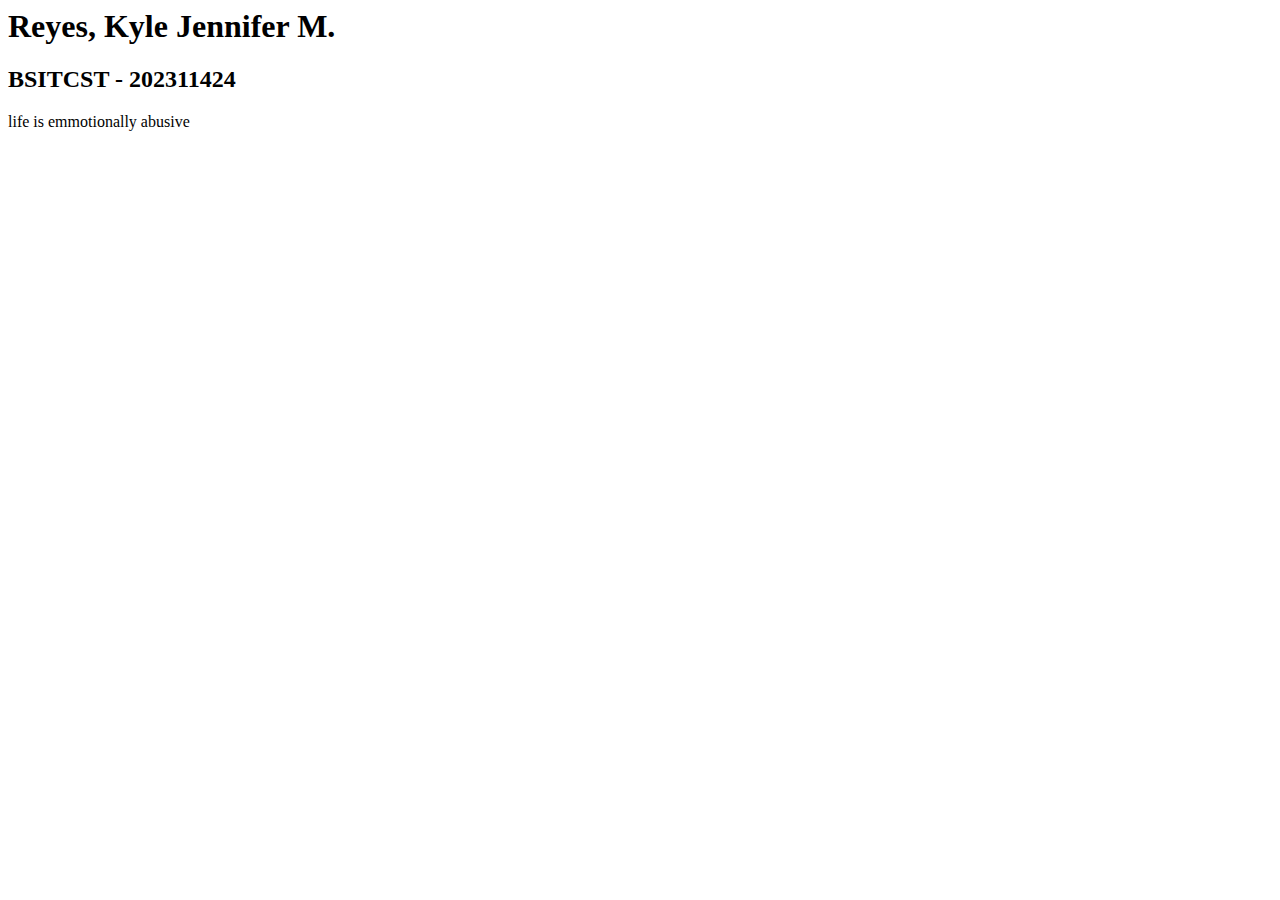
<file: index.html>
<html lang="en">
  <head>
    <title>IT0043 - TC01</title>
  </head>
  <body> 
    <h1>Reyes, Kyle Jennifer M.</h1>
    <h2>BSITCST - 202311424</h2>
    <P>life is emmotionally abusive</P>
  </body>
</html>
</file>
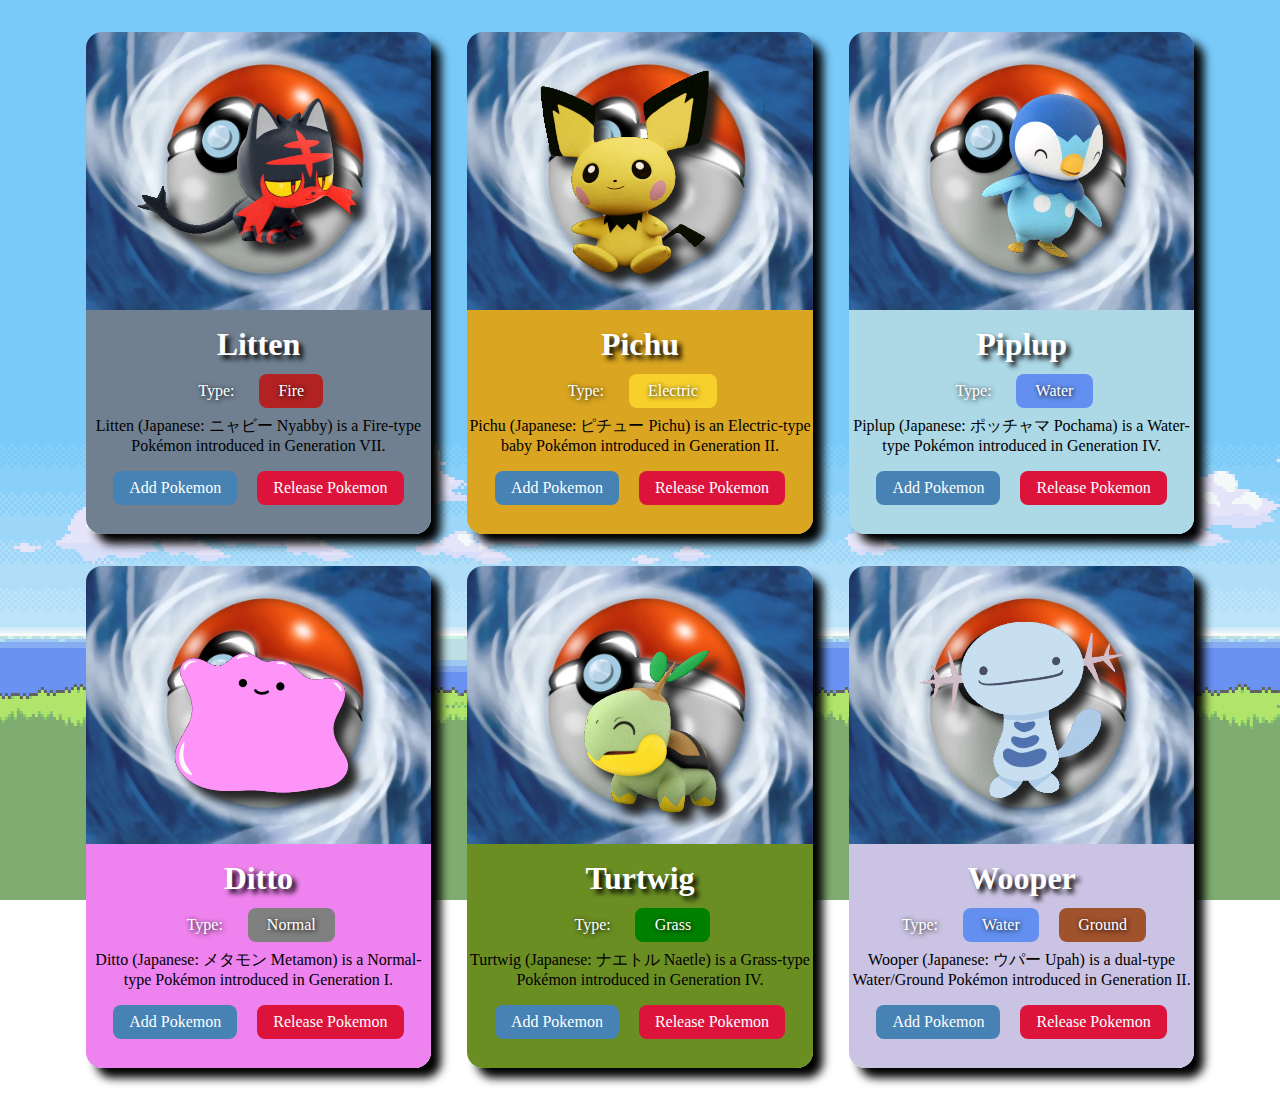
<file: jose_reyes_tsa4.html>
<!DOCTYPE html>
<html lang="en">
<head>
    <meta charset="UTF-8">
    <meta name="viewport" content="width=device-width, initial-scale=1.0">
    <link rel="stylesheet" href="jose_reyes_tsa4.css">

    <title>Pokemon Cards</title>

</head>
<body>
    <div class="container">
        
        <!--CARD 1-->
        <div class="card">
            <div class="image">
                <img src ="eepy.gif" alt="litten" >
            </div>

            <div class="details pink">
                <h1 class="name">Litten</h1>
                <p class="type">Type:</p>
                <p class="type1 fire">Fire</p>
                <p class="info">Litten (Japanese: ニャビー Nyabby) is a Fire-type Pokémon introduced in Generation VII. 
                    </p> 
            <div class="buttons">
                    <button class="add">Add Pokemon</button>
                    <button class="release">Release Pokemon</button>
                </div>
            </div>
                
            </div>
            

        <!--CARD 2-->
        <div class="card">
            <div class="image">
                <img src="pichu.gif" alt="pichu">
            </div>

            <div class="details lightyellow">
                <h1 class="name">Pichu</h1>
                <p class="type">Type:</p>
                <p class="type1 electric">Electric</p>
                <p class="info">Pichu (Japanese: ピチュー Pichu) is an Electric-type baby Pokémon introduced in Generation II. 
                    
                </p>
            <div class="buttons">
                    <button class="add">Add Pokemon</button>
                    <button class="release">Release Pokemon</button>
                </div>
            </div>
                
            </div>

        <!--CARD 3-->
        <div class="card">
            <div class="image">
                <img src="piplup1.gif" alt="piplup">
            </div>

            <div class="details lightblue">
                <h1 class="name">Piplup</h1>
                <p class="type">Type:</p>
                <p class="type1 water">Water</p>
                <p class="info">Piplup (Japanese: ポッチャマ Pochama) is a Water-type Pokémon introduced in Generation IV. 
                    
                </p>  
            <div class="buttons">
                    <button class="add">Add Pokemon</button>
                    <button class="release">Release Pokemon</button>
                </div>
            </div>
                
            </div>
        
        <!--CARD 4-->
        <div class="card">
            <div class="image">
                <img src="ditto.gif" alt="ditto">
            </div>

            <div class="details pinkpurple">
                <h1 class="name">Ditto</h1>
                <p class="type">Type:</p>
                <p class="type1 normal">Normal</p>
                <p class="info">Ditto (Japanese: メタモン Metamon) is a Normal-type Pokémon introduced in Generation I. 
                  
                </p>
            <div class="buttons">
                    <button class="add">Add Pokemon</button>
                    <button class="release">Release Pokemon</button>
                </div>
            </div>
                
            </div>

        <!--CARD 5-->
        <div class="card">
            <div class="image">
                <img src="turtwig.gif" alt="turtwig">
            </div>

            <div class="details lightgreen">
                <h1 class="name">Turtwig</h1>
                <p class="type">Type:</p>
                <p class="type1 grass">Grass</p>
                <p class="info">Turtwig (Japanese: ナエトル Naetle) is a Grass-type Pokémon introduced in Generation IV. 
                </p>
                <div class="buttons">
                    <button class="add">Add Pokemon</button>
                    <button class="release">Release Pokemon</button>
                </div>
            </div>
                
            </div>

        <!--CARD 6-->
        <div class="card">
            <div class="image">
                <img src="wooper1.gif" alt="wooper">
            </div>

            <div class="details lightpurple">
                <h1 class="name">Wooper</h1>
                <p class="type">Type:</p>
                <p class="type1 water">Water</p>
                <p class="type2 ground">Ground</p>
                <p class="info">Wooper (Japanese: ウパー Upah) is a dual-type Water/Ground Pokémon introduced in Generation II. 
            <div class="buttons">
                <button class="add">Add Pokemon</button>
                <button class="release">Release Pokemon</button>
            </div>
            
        </div>
    </div>
</div>
</body>
</html>
</file>
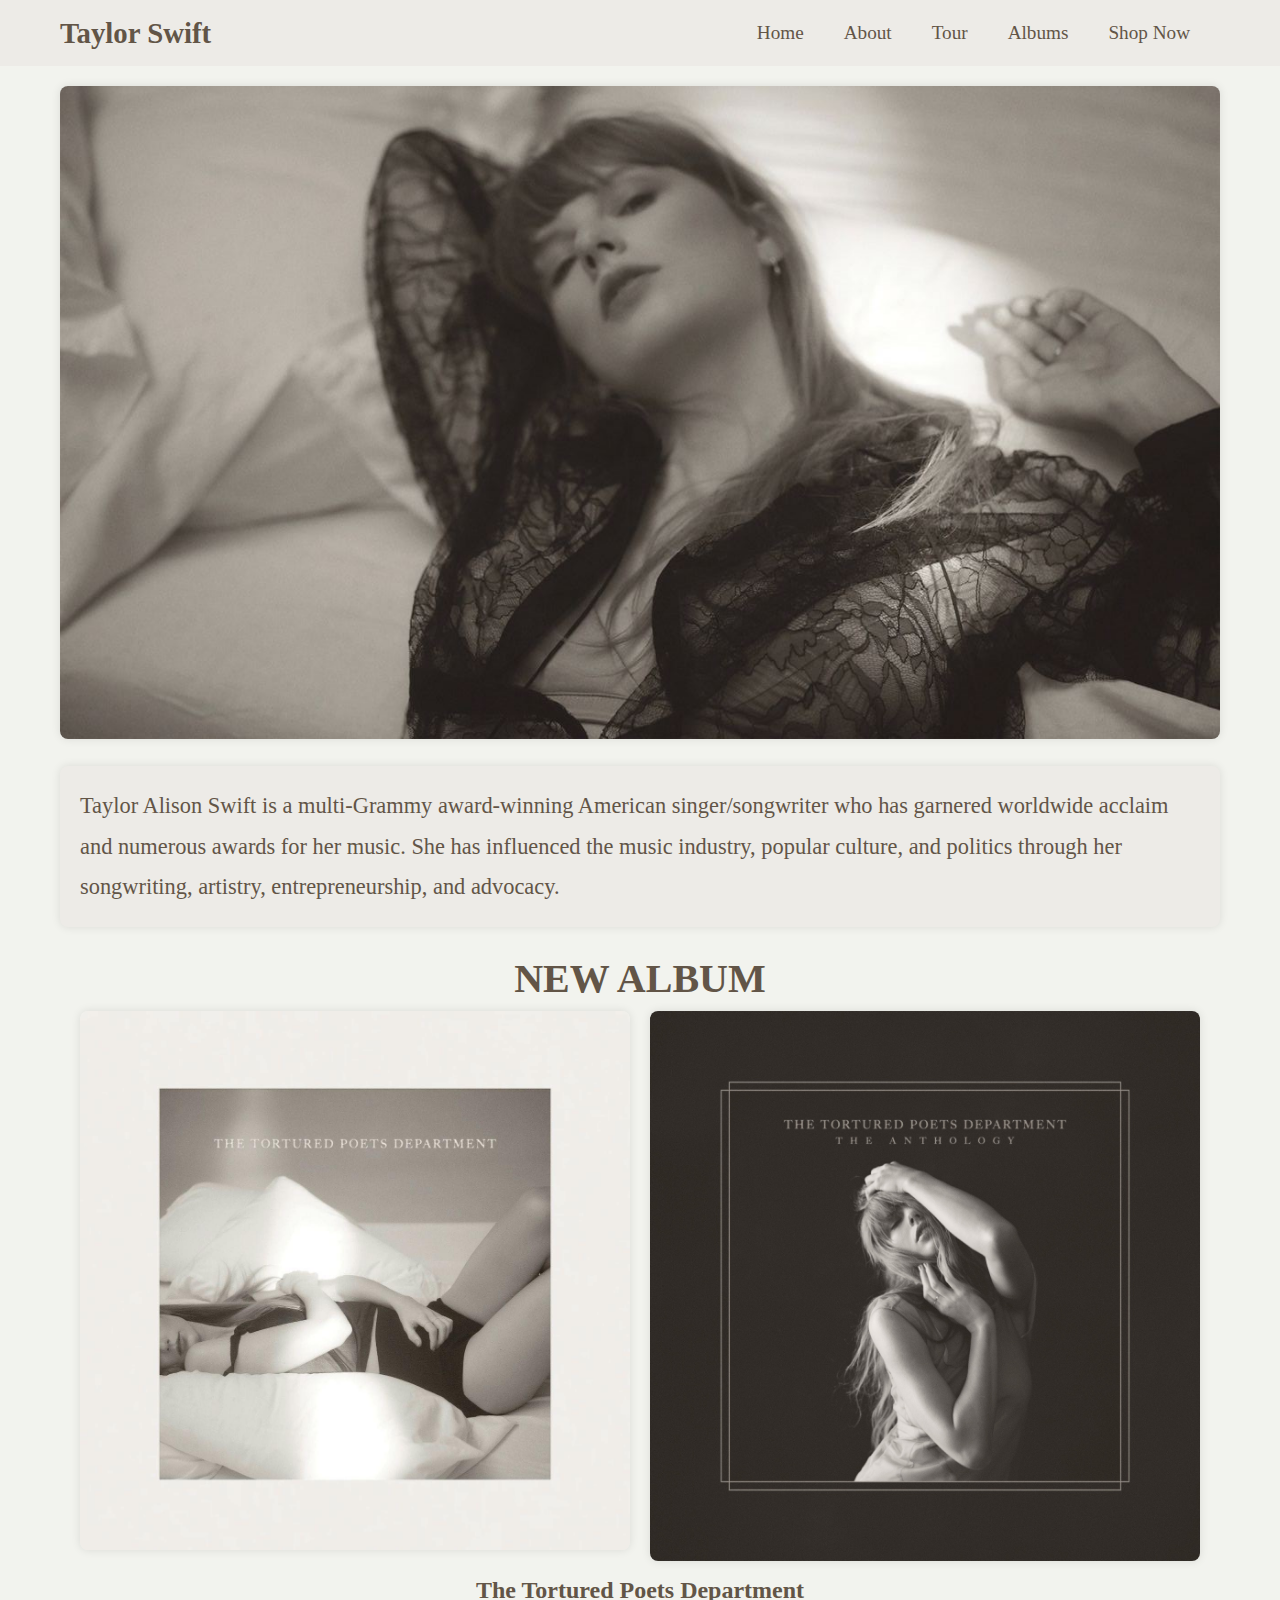
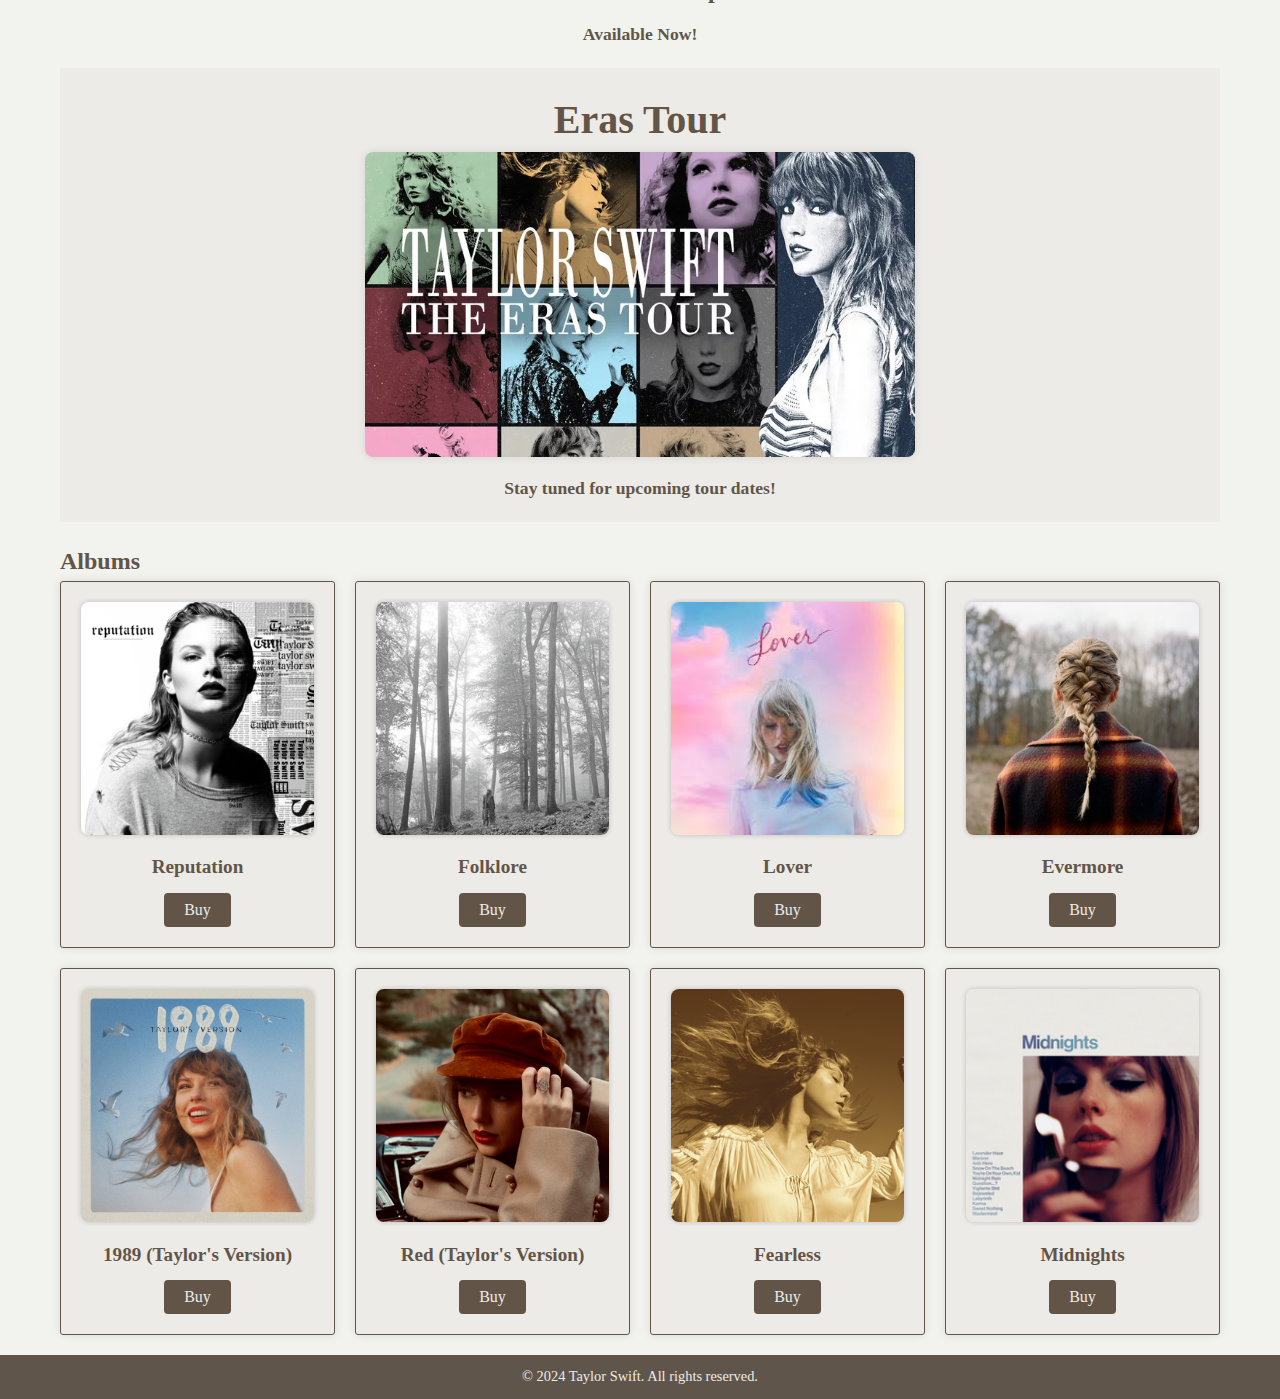
<file: Jose_Reyes_TSA6.html>
<!DOCTYPE html>
<html lang="en">
<head>
    <meta charset="UTF-8">
    <meta name="viewport" content="width=device-width, initial-scale=1.0">
    <link rel="stylesheet" href="Jose_Reyes_TSA6.css">
    <title>Taylor Swift</title>
</head>
<body>
    <nav class="Navigation">
        <div class="container">
            <h1 class="Logo">Taylor Swift</h1>
            <ul class="lists">
                <li><a href="#home">Home</a></li>
                <li><a href="#about">About</a></li>
                <li><a href="#tour">Tour</a></li>
                <li><a href="#albums">Albums</a></li>
                <li><a href="#albums">Shop Now</a></li>
            </ul>
        </div>
    </nav>
    
    <main>
        <div class="container">
            <div id="home" class="main-picture">
                <img src="ttpd.jpg" alt="ttpd">
            </div>

            <div id="about" class="preview">
                <div class="article">
                    <h2>Taylor Alison Swift is a multi-Grammy award-winning American singer/songwriter who has garnered worldwide acclaim and numerous awards for her music. 
                    She has influenced the music industry, popular culture, and politics through her songwriting, artistry, entrepreneurship, and advocacy.</h2>
                </div>
            </div>

            <div class="ttpd">
                <h3 class="album-header">NEW ALBUM</h3>
                <div class="album-images">
                    <img src="poets.jpg" alt="poets"> 
                    <img src="ant.jpg" alt="anthology">
                </div>
                <h3 class="album-title">The Tortured Poets Department</h3>
                <h3 class="avail">Available Now!</h3>
            </div>

            <div id="tour" class="tour">
                <h3 class="album-header">Eras Tour</h3>
                <img src="era.png" alt="era">
                <h3 class="avail">Stay tuned for upcoming tour dates!</h3>
            </div>

            <div id="albums" class="albums">
                <h2>Albums</h2>
                <div class="album-container">
                
                    <div class="album">
                        <img src="Reputation.png" alt="Reputation">
                        <h3>Reputation</h3>
                        <a href=https://www.amazon.com/reputation-Taylor-Swift/dp/B0754BBDF1 class="buy-link">
                            <button>Buy</button>
                        </a>
                    </div>
                    <div class="album">
                        <img src="folklore.png" alt="Folklore">
                        <h3>Folklore</h3>
                        <a href=https://store.taylorswift.com/collections/folklore-album-shop/products/1-the-in-the-trees-edition-deluxe-cdclass="buy-link">
                            <button>Buy</button>
                        </a>
                    </div>
                    <div class="album">
                        <img src="lover.jfif" alt="Lover">
                        <h3>Lover</h3>
                        <a href=https://store.taylorswift.com/collections/lover-album-shop/products/lover-standard-edition-physical-cd class="buy-link">
                            <button>Buy</button>
                        </a>
                    </div>
                    <div class="album">
                        <img src="evermore.png" alt="Evermore">
                        <h3>Evermore</h3>
                        <a href=https://store.taylorswift.com/collections/taylor-swift-evermore-album-shop/products/evermore-album-deluxe-edition-cd-clean-version class="buy-link">
                            <button>Buy</button>
                        </a>
                    </div>
                    <div class="album">
                        <img src="1989.jfif" alt="1989">
                        <h3>1989 (Taylor's Version)</h3>
                        <a href=https://store.taylorswift.com/collections/1989-taylors-version-shop/products/1989-taylors-version-cd class="buy-link">
                            <button>Buy</button>
                        </a>
                    </div>
                    <div class="album">
                        <img src="red.png" alt="Red">
                        <h3>Red (Taylor's Version)</h3>
                        <a href=https://store.taylorswift.com/collections/red-taylors-version-shop/products/red-taylors-version-cd class="buy-link">
                            <button>Buy</button>
                        </a>
                    </div>
                    <div class="album">
                        <img src="fearless.png" alt="Fearless">
                        <h3>Fearless</h3>
                        <a href="https://example.com/fearless" class="buy-link">
                            <button>Buy</button>
                        </a>
                    </div>
                    <div class="album">
                        <img src="midnights.png" alt="Midnights">
                        <h3>Midnights</h3>
                        <a href=https://storeau.taylorswift.com/collections/taylor-swift-midnights-album-shop/products/midnights-digital-album class="buy-link">
                            <button>Buy</button>
                        </a>
                    </div>
                </div>
            </div>
            
        </div>
    </main>

    <footer class="Footer">
        <div class="container">
            <p>&copy; 2024 Taylor Swift. All rights reserved.</p>
        </div>
    </footer>
</body>
</html>
</file>
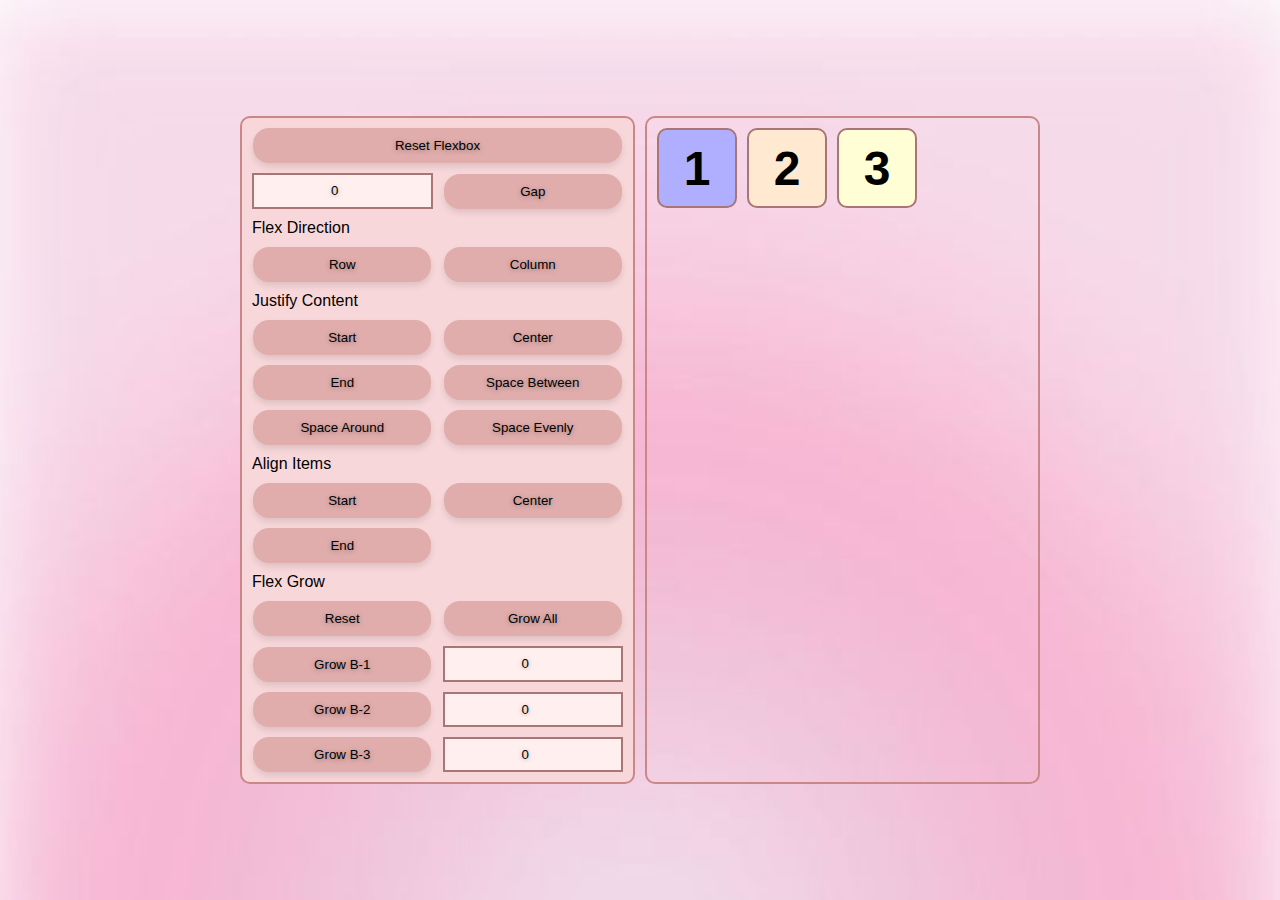
<file: Jose_Reyes_TSA7.html>
<!DOCTYPE html>
<html lang="en">
<head>
    <meta charset="UTF-8">
    <meta name="viewport" content="width=device-width, initial-scale=1.0">
    <title>FlexBox Simulator</title>
    <link rel="stylesheet" href="Jose_Reyes_TSA7.css">
</head>
<body>
    <div class="grid-wrapper">
        <div class="control-panel">
            <button class="btns" onclick="resetFlexbox()" style="grid-column: 1/3;">Reset Flexbox</button>
            <input type="number" name="" id="spacing" class="values" min="0" value="0">
            <button class="btns" onclick="setGap()">Gap</button>
          
            <div style="grid-column: 1/3;">Flex Direction</div>
            <button class="btns" onclick="setDirection(1)">Row</button>
            <button class="btns" onclick="setDirection(2)">Column</button>

            <div style="grid-column: 1/3;">Justify Content</div>
            <button class="btns" onclick="setJustifyContent(1)">Start</button>
            <button class="btns" onclick="setJustifyContent(2)">Center</button>
            <button class="btns" onclick="setJustifyContent(3)">End</button>
            <button class="btns" onclick="setJustifyContent(4)">Space Between</button>
            <button class="btns" onclick="setJustifyContent(5)">Space Around</button>
            <button class="btns" onclick="setJustifyContent(6)">Space Evenly</button>

            <div style="grid-column: 1/3;">Align Items</div>
            <button class="btns" onclick="setAlignItems(1)">Start</button>
            <button class="btns" onclick="setAlignItems(2)">Center</button>
            <button class="btns" onclick="setAlignItems(3)">End</button>
            <div></div>

            <div style="grid-column: 1/3;">Flex Grow</div>
            <button class="btns" onclick="setGrow(0)">Reset</button>
            <button class="btns" onclick="setGrow(4)">Grow All</button>
            <button class="btns" onclick="setGrow(1)">Grow B-1</button>
            <input type="number" name="" id="grow1" class="values" min="0" value="0">
            <button class="btns" onclick="setGrow(2)">Grow B-2</button>
            <input type="number" name="" id="grow2" class="values" min="0" value="0">
            <button class="btns" onclick="setGrow(3)">Grow B-3</button>
            <input type="number" name="" id="grow3" class="values" min="0" value="0">
        </div>

        <div class="flex-wrapper" id="flex-wrapper">
            <div class="item-box" id="item1">1</div>
            <div class="item-box" id="item2">2</div>
            <div class="item-box" id="item3">3</div>
        </div>
    </div>

    <script src="Jose_Reyes_TSA7.js"></script>
</body>
</html>
</file>
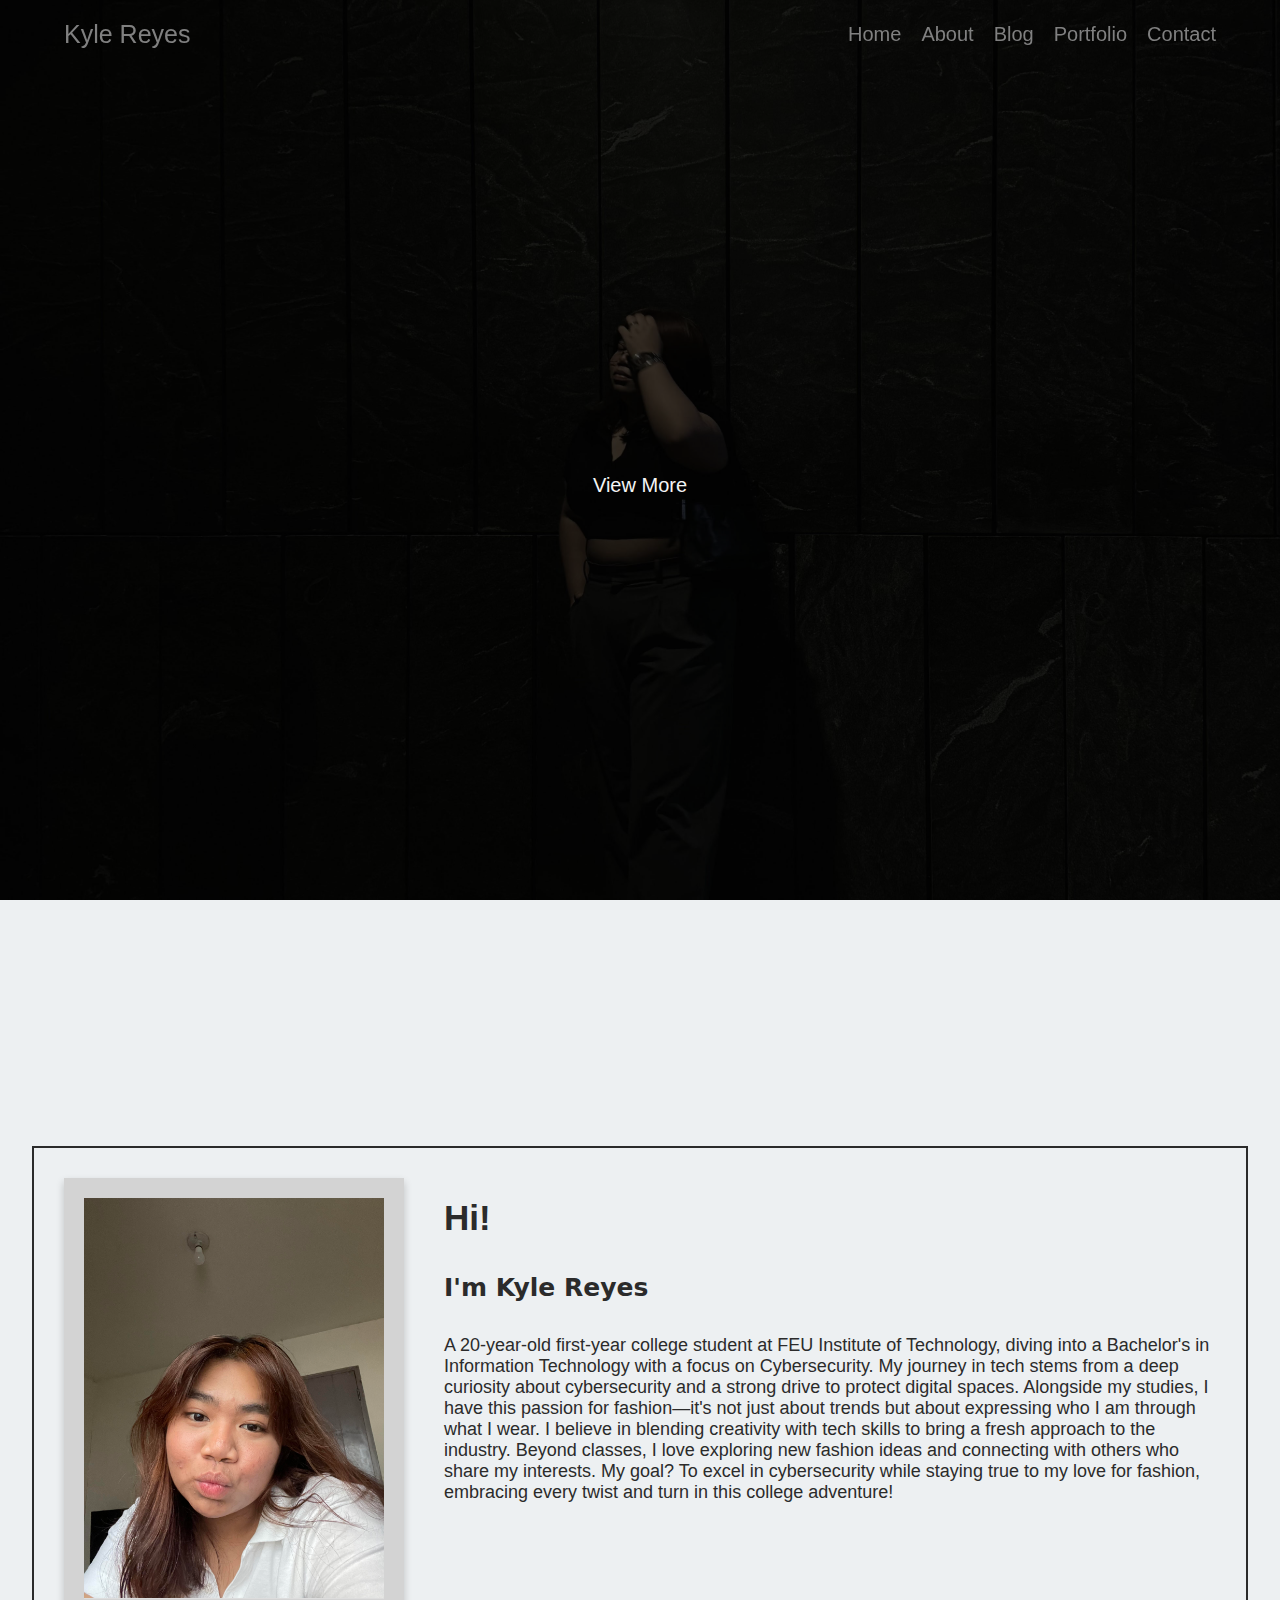
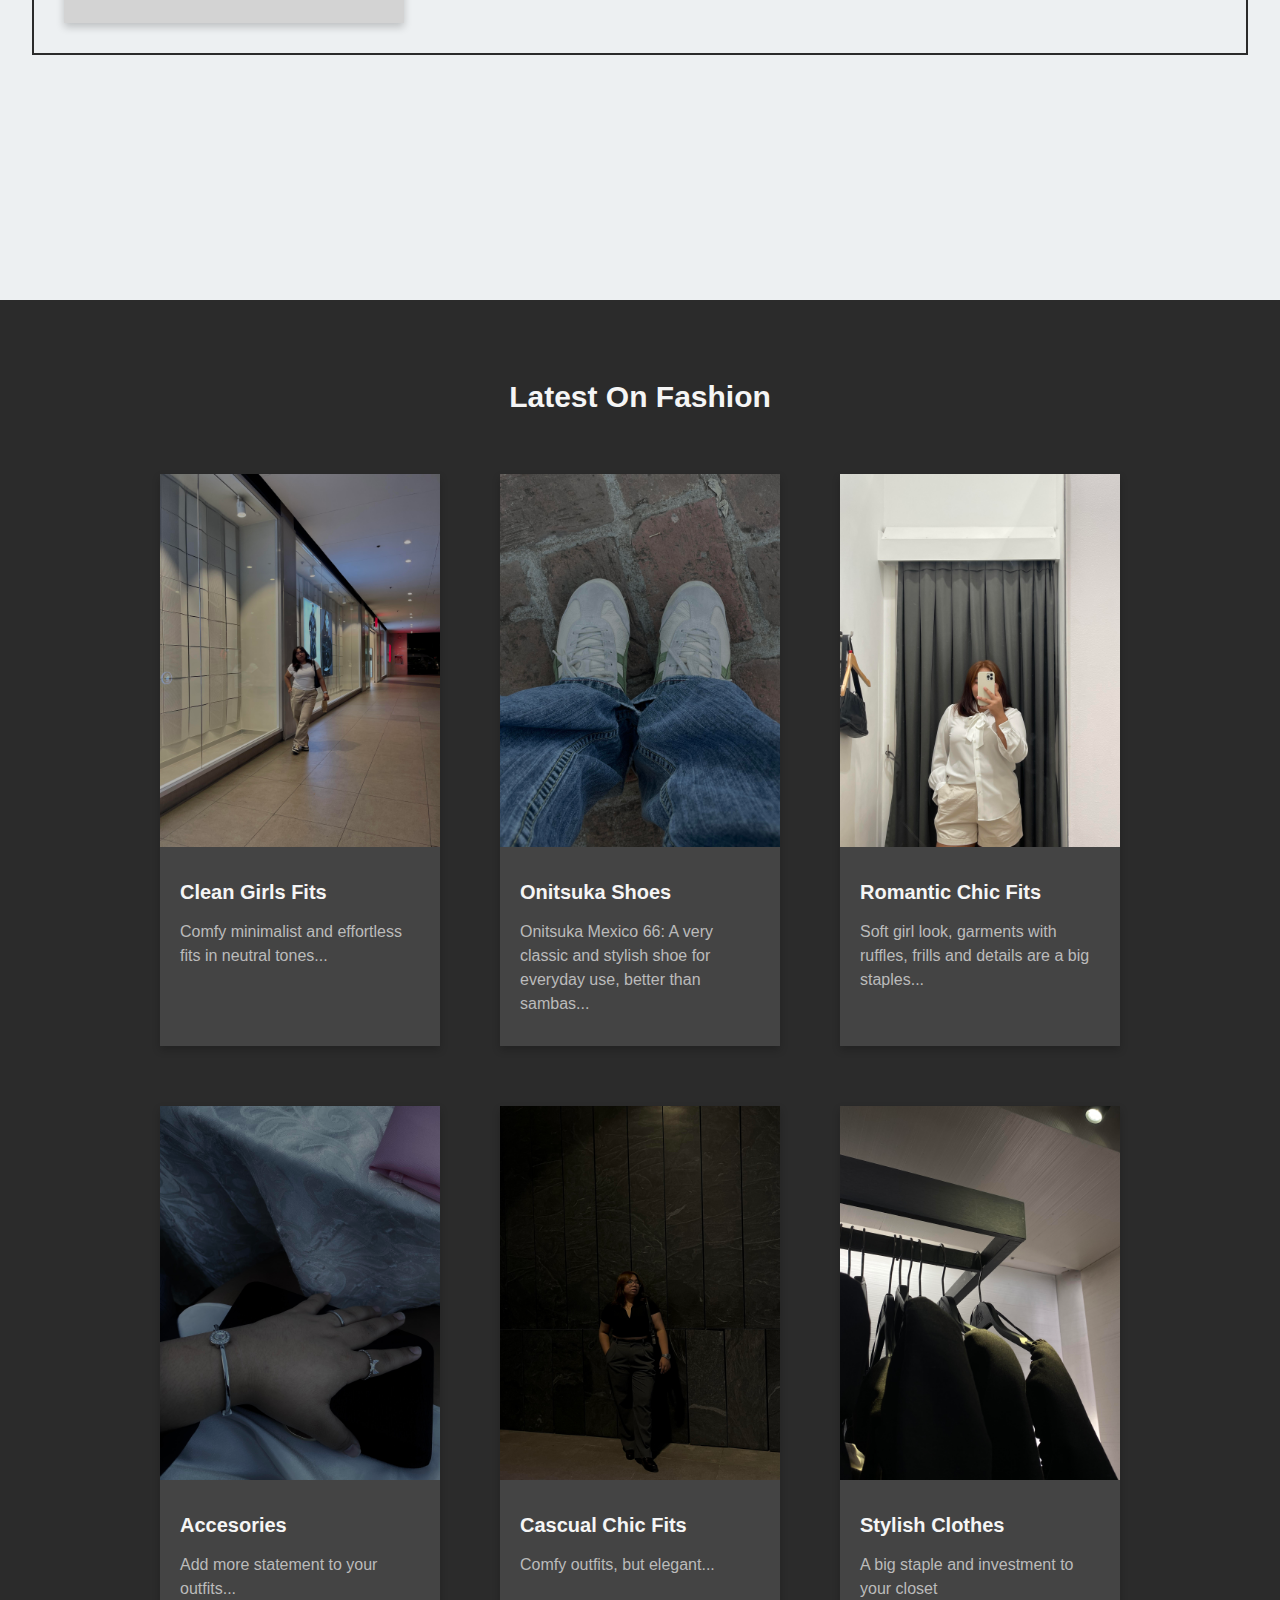
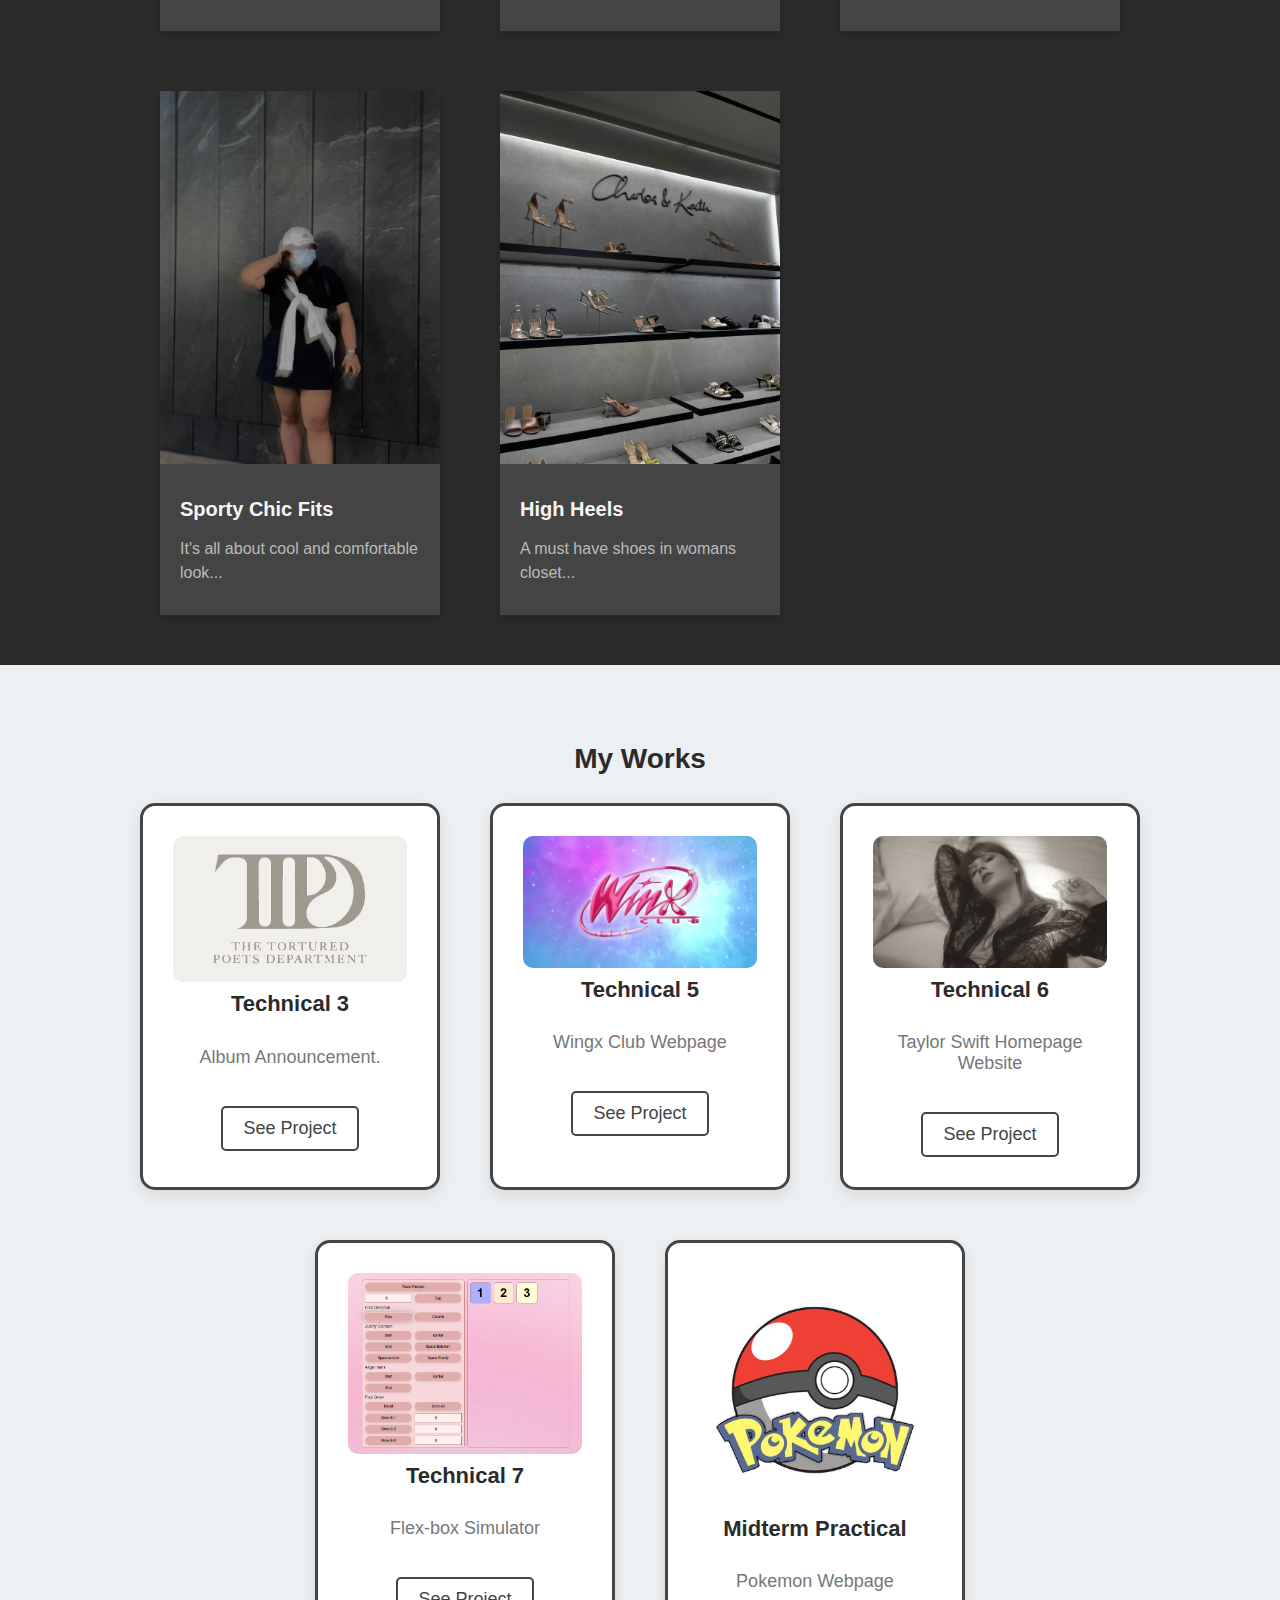
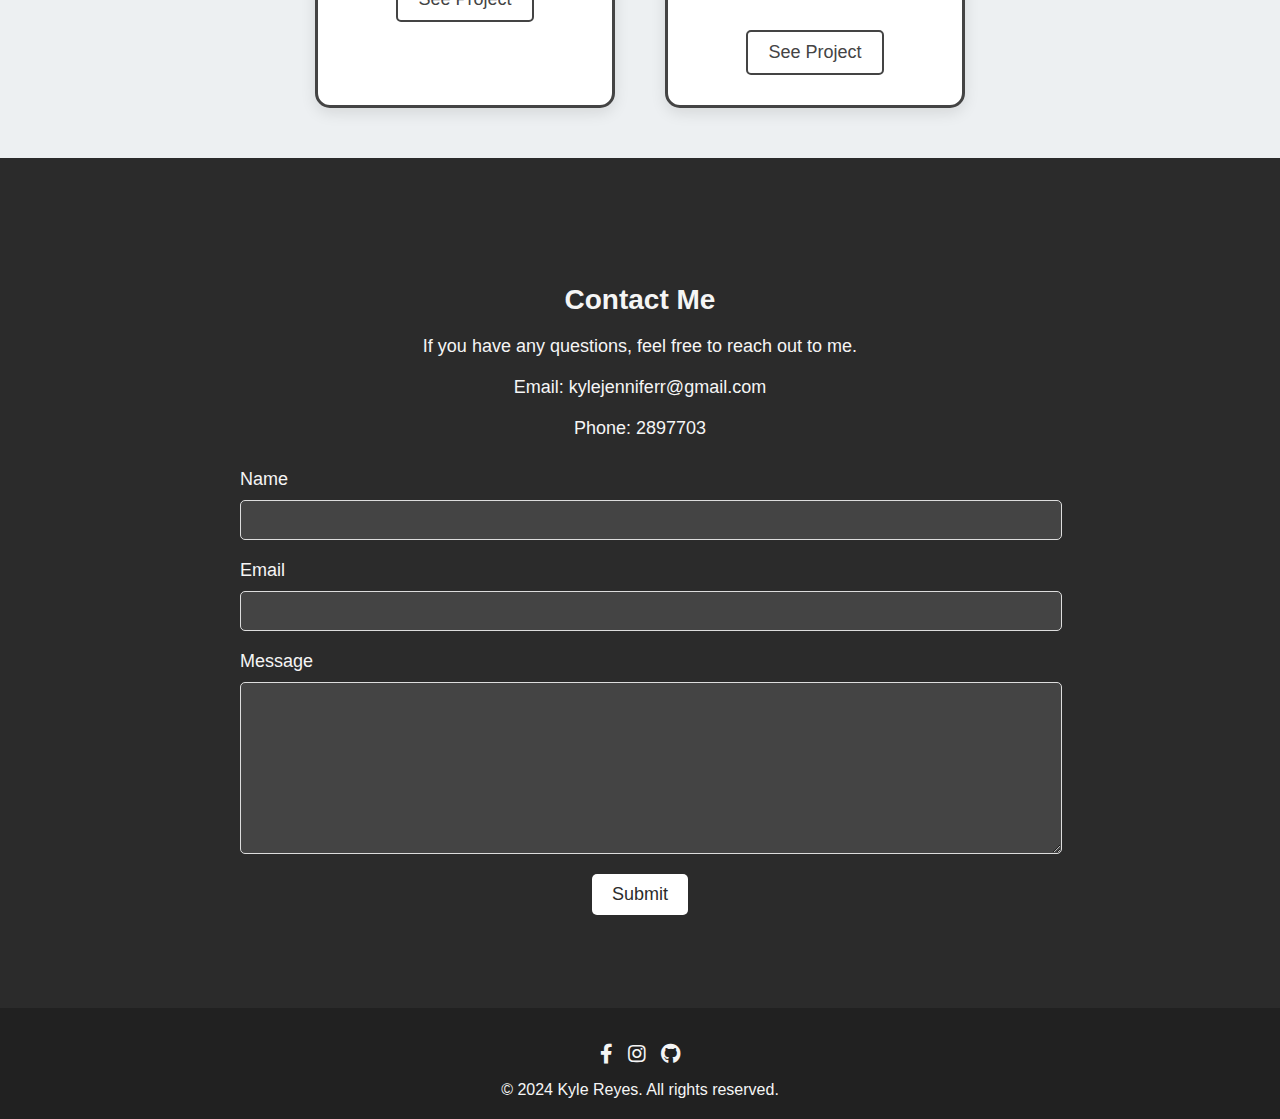
<file: reyes_final.html>
<!DOCTYPE html>
<html lang="en">
<head>
    <meta charset="UTF-8">
    <meta name="viewport" content="width=device-width, initial-scale=1.0">
    <title>Personal Website</title>
    <link rel="stylesheet" href="https://cdnjs.cloudflare.com/ajax/libs/font-awesome/5.15.4/css/all.min.css" integrity="sha512-..." crossorigin="anonymous" />
    <link rel="stylesheet" href="reyes_final.css">
</head>
<body>

<!-- Navigation -->
<nav class="Navigation">
    <div class="container">
        <div class="Logo">Kyle Reyes</div>
        <ul class="lists">
            <li><a href="#home">Home</a></li>
            <li><a href="#about">About</a></li>
            <li><a href="#blog">Blog</a></li>
            <li><a href="#portfolio">Portfolio</a></li>
            <li><a href="#contact">Contact</a></li>
        </ul>
        <button class="open-btn" onclick="openNav()">&#9776;</button> 
    </div>
</nav>

<!-- Sidebar -->
<div id="sidebar" class="sidebar">
    <a href="javascript:void(0)" class="closebtn" onclick="closeNav()">&times;</a>
    <a href="#home"><i class="fas fa-home"></i> Home</a>
    <a href="#about"><i class="fas fa-user"></i> About</a>
    <a href="#blog"><i class="fas fa-blog"></i> Blog</a>
    <a href="#portfolio"><i class="fas fa-briefcase"></i> Portfolio</a>
    <a href="#contact"><i class="fas fa-envelope"></i> Contact</a>
</div>

<section id="home" class="main-picture">
    <div class="overlay">
        <div class="container">
            <div class="center">
                <a href="#about" class="btn"> 
                    <svg width="150px" height="60px" viewBox="0 0 180 60" class="border">
                        <polyline points="179,1 179,59 1,59 1,1 179,1" class="bg-line" />
                        <polyline points="179,1 179,59 1,59 1,1 179,1" class="hl-line" />
                    </svg>
                    <span>View More</span>
                </a>
            </div>
        </div>
    </div>
</section>
    
<!-- About Section -->
<section id="about" class="description">
    <div class="container">
        <div class="me">
            <div class="polaroid">
                <img src="mek.jpg" alt="Kyle's Picture">
            </div>
            <div class="text-content">
                <h3>Hi!</h3>
                <h4>I'm Kyle Reyes</h4>
                <p>A 20-year-old first-year college student at FEU Institute of Technology, 
                    diving into a Bachelor's in Information Technology with a focus on Cybersecurity. 
                    My journey in tech stems from a deep curiosity about cybersecurity and a strong drive to protect digital spaces. 
                    Alongside my studies, I have this passion for fashion—it's not just about trends but about expressing who I am through what I wear. 
                    I believe in blending creativity with tech skills to bring a fresh approach to the industry. Beyond classes, 
                    I love exploring new fashion ideas and connecting with others who share my interests.
                    My goal? To excel in cybersecurity while staying true to my love for fashion, embracing every twist and turn in this college adventure!</p>
            </div>
        </div>
    </div>
</section>


   <!-- Blog Section -->
   <section id="blog" class="blog">
    <h3>Latest On Fashion</h3>
    <div class="container">
        <div class="blog-item">
            <img src="mee1.jpg" alt="Blog Image 1">
            <div class="content">
                <h4>Clean Girls Fits</h4>
                <p>Comfy minimalist and effortless fits in neutral tones...</p>  
            </div>
        </div>

        <div class="blog-item">
            <img src="onit.jpg" alt="Blog Image 2">
            <div class="content">
                <h4>Onitsuka Shoes</h4>
                <p>Onitsuka Mexico 66: A very classic and stylish shoe for everyday use, better than sambas...</p> 
            </div>
        </div>

        <div class="blog-item">
            <img src="meee4.jpg" alt="Blog Image 3">
            <div class="content">
                <h4>Romantic Chic Fits</h4>
                <p>Soft girl look, garments with ruffles, frills and details are a big staples...</p>
            </div>
        </div>

        <div class="blog-item">
            <img src="acces.jpg" alt="Blog Image 4">
            <div class="content">
                <h4>Accesories</h4>
                <p>Add more statement to your outfits...</p>
            </div>
        </div>

        <div class="blog-item">
            <img src="me5.jpg" alt="Blog Image 5">
            <div class="content">
                <h4>Cascual Chic Fits</h4>
                <p>Comfy outfits, but elegant...</p>
            </div>
        </div>

        <div class="blog-item">
            <img src="mee6.jpg"Blog Image 6>
            <div class="content">
                <h4>Stylish Clothes</h4>
                <p>A big staple and investment to your closet</p>
            </div>
        </div>

        <div class="blog-item">
            <img src="me7.jpg" alt="Blog Image 7">
            <div class="content">
                <h4>Sporty Chic Fits</h4>
                <p>It's all about cool and comfortable look...</p>
            </div>
        </div>

        <div class="blog-item">
            <img src="hils.jpg" alt="Blog Image 8">
            <div class="content">
                <h4>High Heels</h4>
                <p>A must have shoes in womans closet...</p>
            </div>
        </div>
    </div>
</section>

    <!-- Portfolio Section -->
    <section id="portfolio" class="portfolio">
        <h3>My Works</h3>
        <div class="portfolio-items">
            <div class="portfolio-item">
                <img src="tortp.jpg" alt="project 1">
                <h4>Technical 3</h4>
                <p>Album Announcement.</p> 
                <a href="https://ktetsuu.github.io/it0043tc01/reyes_tsa3.html" class="view-project">See Project</a>
            </div>

            <div class="portfolio-item">
                <img src="Winxx.webp" alt="Project 2">
                <h4>Technical 5</h4>
                <p>Wingx Club Webpage</p>
                <a href="https://ktetsuu.github.io/it0043tc01/reyes_ruamero_tsa5.html" class="view-project">See Project</a>
            </div>
                

            <div class="portfolio-item">
                <img src="ttp.jpg" alt="Project 3">
                <h4>Technical 6</h4>
                <p>Taylor Swift Homepage Website</p>
                <a href="https://ktetsuu.github.io/it0043tc01/Jose_Reyes_TSA6.html#albums" class="view-project">See Project</a>
            </div>

            <div class="portfolio-item">
                <img src="flex.png" alt="Project4 ">
                <h4>Technical 7</h4>
                <p>Flex-box Simulator</p>
                <a href="https://ktetsuu.github.io/it0043tc01/reyes_ruamero_tsa5.html" class="view-project">See Project</a>
            </div>

            <div class="portfolio-item">
                <img src="pokeb.jpg" alt="Project 5">
                <h4>Midterm Practical</h4>
                <p>Pokemon Webpage</p>
                <a href="https://ktetsuu.github.io/it0043tc01/reyes_mpe.html" class="view-project">See Project</a>
            </div>
        </div>
    </section>

    <!-- Contact Section -->
    <section id="contact" class="contact">
        <h3>Contact Me</h3>
        <div class="container">
            <div class="contact-info">
                <p>If you have any questions, feel free to reach out to me.</p>
                <p>Email: <a href="mailto:kylejenniferr@gmail.com">kylejenniferr@gmail.com</a></p>
                <p>Phone: <a href="tel:+2897703">2897703</a></p>
            </div>
            <form id="contactForm">
                <div class="form-group">
                    <label for="name">Name</label>
                    <input type="text" id="name" name="name" required>
                </div>
                <div class="form-group">
                    <label for="email">Email</label>
                    <input type="email" id="email" name="email" required>
                </div>
                <div class="form-group">
                    <label for="message">Message</label>
                    <textarea id="message" name="message" required></textarea>
                </div>
                <button type="submit">Submit</button>
            </form>
        </div>
    </section>

    <footer class="footer">
        <div class="container">
            <ul class="social-links">
                <li><a href="https://www.facebook.com/kylejennifer.reyes.172?mibextid=LQQJ4d" target="_blank"><i class="fab fa-facebook-f"></i></a></li>
                <li><a href="https://www.instagram.com/kayleeereyess/" target="_blank"><i class="fab fa-instagram"></i></a></li>
                <li><a href="https://github.com/ktetsuu/it0043tc01" target="_blank"><i class="fab fa-github"></i></a></li>
            </ul>
            <p>&copy; 2024 Kyle Reyes. All rights reserved.</p>
        </div>
    </footer>
    
    <script src="reyes_final.js"></script>
</body>
</html>
</file>
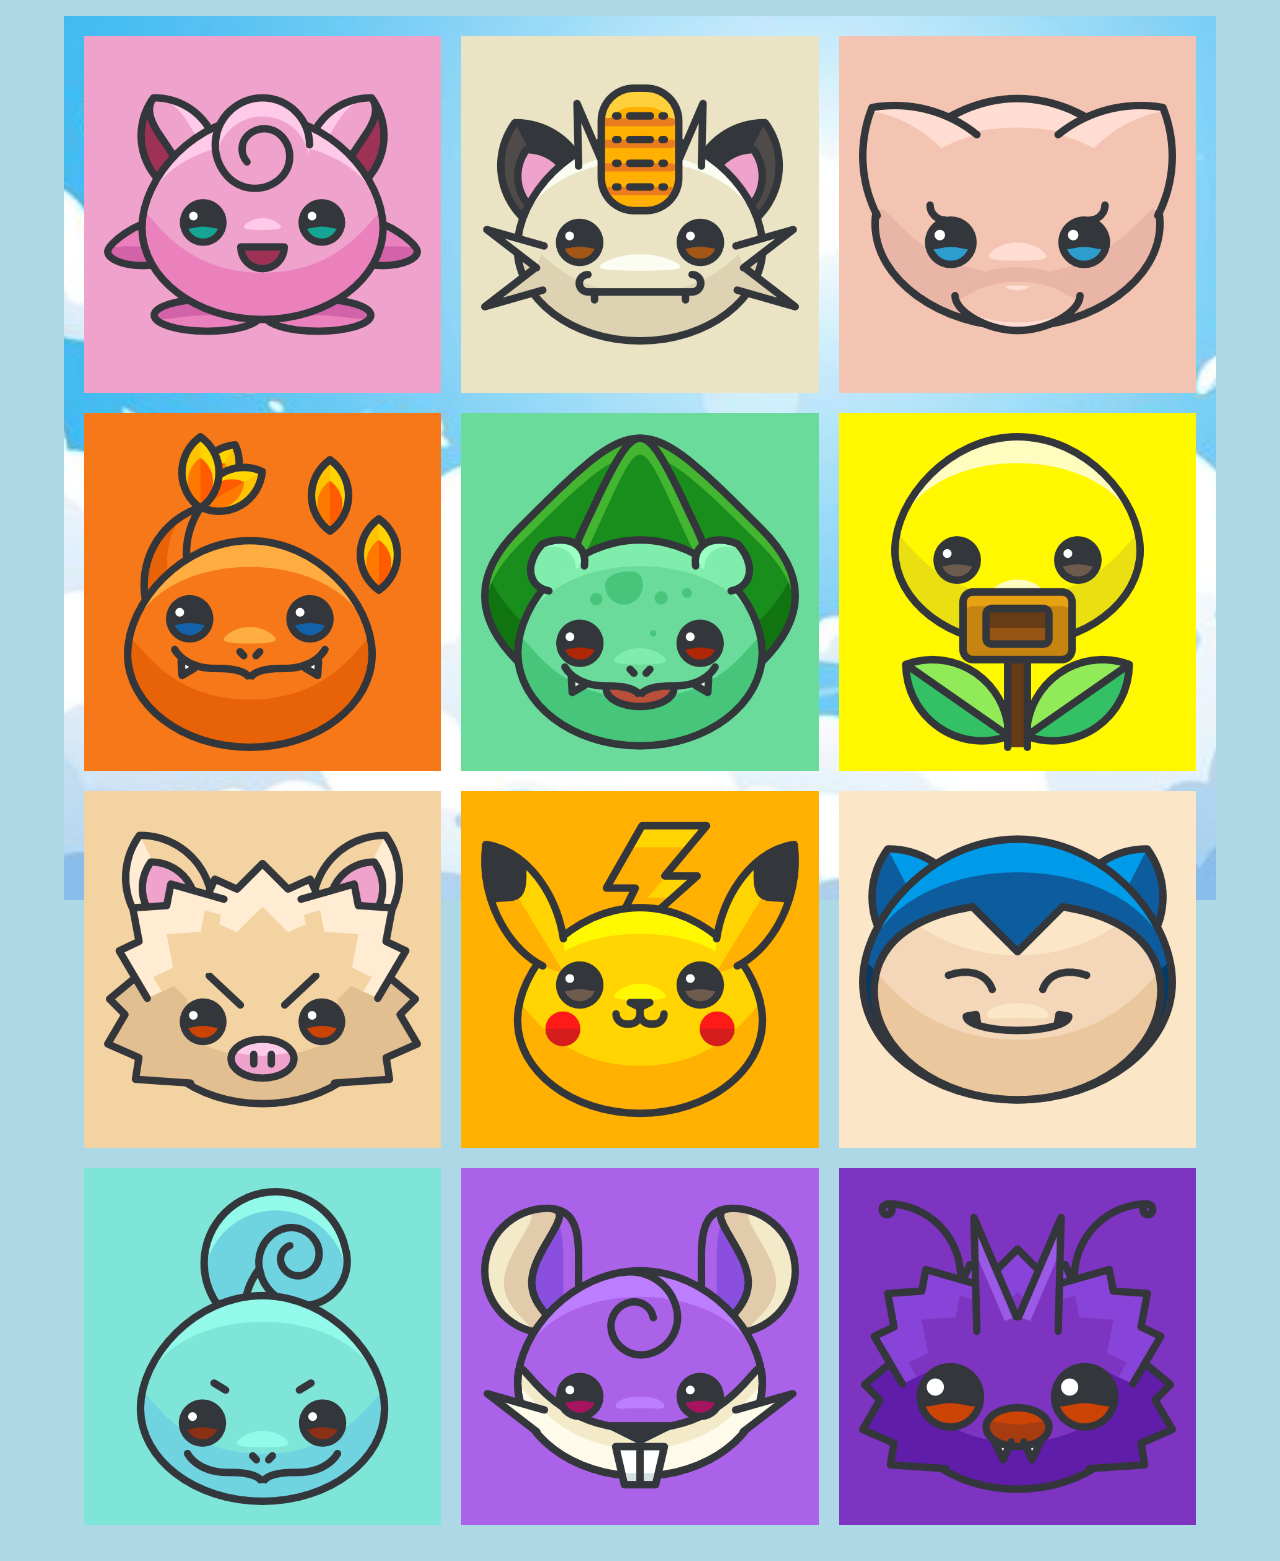
<file: reyes_mpm.html>
<!DOCTYPE html>
<html lang="en">
<head>
    <meta charset="UTF-8">
    <meta name="viewport" content="width=device-width, initial-scale=1.0">
    <title>pokemon midterms</title>
    <link rel="stylesheet" href="reyes_mpm.css">

</head>
<body>

    <div class="container">

        <div class="box1 box">  
            <img src="jigglypuff.png" alt="jigglypuff">
            <p>Jigglypuff</p>
            <img src="pokeball.png" id="pokeball" alt="pokeball">
            <div class="types">
                <p class="type1 normal">Normal</p>
                <p class="type2 fairy">Fairy</p>
            </div>
        </div>

        <div class="box2 box">  
            <img src="meowth.png" alt="meowth">
            <p>Meowth</p>
            <img src="pokeball.png" id="pokeball"  alt="pokeball">
            <div class="types">
                <p class="type1 normal">Normal</p>
            </div>
        </div>

        <div class="box3 box">  
            <img src="mew.png" alt="mew">
            <p>Mew</p>
            <img src="pokeball.png" id="pokeball" alt="pokeball">
            <div class="types">
                <p class="type1 psychic">Psychic</p>
            </div>
        </div>

        <div class="box4 box">  
            <img src="charmander.png" alt="charmander">
            <p>Charmander</p>
            <img src="pokeball.png" id="pokeball" alt="pokeball">
            <div class="types">
                <p class="type1 fire">Fire</p>
            </div>
        </div>

        <div class="box5 box">  
            <img src="bullbasaur.png" alt="bullbasaur">
            <p>Bulbasaur</p>
            <img src="pokeball.png" id="pokeball" alt="pokeball">
            <div class="types">
                <p class="type1 grass">Grass</p>
                <p class="type2 poison">Poison</p>
            </div>
        </div>

        <div class="box6 box">  
            <img src="bellsprout.png" alt="bellsprout">
            <p>Bellsprout</p>
            <img src="pokeball.png" id="pokeball" alt="pokeball">
            <div class="types">
                <p class="type1 grass">Grass</p>
                <p class="type2 poison">Poison</p>
            </div>
        </div>

        <div class="box7 box">  
            <img src="mankey.png" alt="mankey">
            <p>Mankey</p>
            <img src="pokeball.png" id="pokeball" alt="pokeball">
            <div class="types">
                <p class="type1 fighting">Fighting</p>
            </div>
        </div>

        <div class="box8 box">  
            <img src="pikachu.png" alt="pikachu">
            <p>Pikachu</p>
            <img src="pokeball.png" id="pokeball" alt="pokeball">
            <div class="types">
                <p class="type1 electric">Electric</p>
            </div>
        </div>

        <div class="box9 box">  
            <img src="snorlax.png" alt="snorlax">
            <p >Snorlax</p>
            <img src="pokeball.png" id="pokeball" alt="pokeball">
            <div class="types">
                <p class="type1 normal">Normal</p>
            </div>
        </div>

        <div class="box10 box">  
            <img src="squirtle.png" alt="squirtle">
            <p >Squirtle</p>
            <img src="pokeball.png" id="pokeball" alt="pokeball">
            <div class="types">
                <p class="type1 water">Water</p>
            </div>
        </div>

        <div class="box11 box">  
            <img src="rattata.png" alt="rattata">
            <p>Rattata</p>
            <img src="pokeball.png" id="pokeball" alt="pokeball">
            <div class="types">
                <p class="type1 normal">Normal</p>
            </div>
        </div>

        <div class="box12 box">  
            <img src="venonat.png" alt="venonat">
            <p>Venonat</p>
            <img src="pokeball.png" id="pokeball" alt="pokeball">
            <div class="types">
                <p class="type1 bug">Bug</p>
                <p class="type2 poison">Poison</p>
            </div>
        
        
        </div>
        

    </div>
    
</body>
</html>
</file>
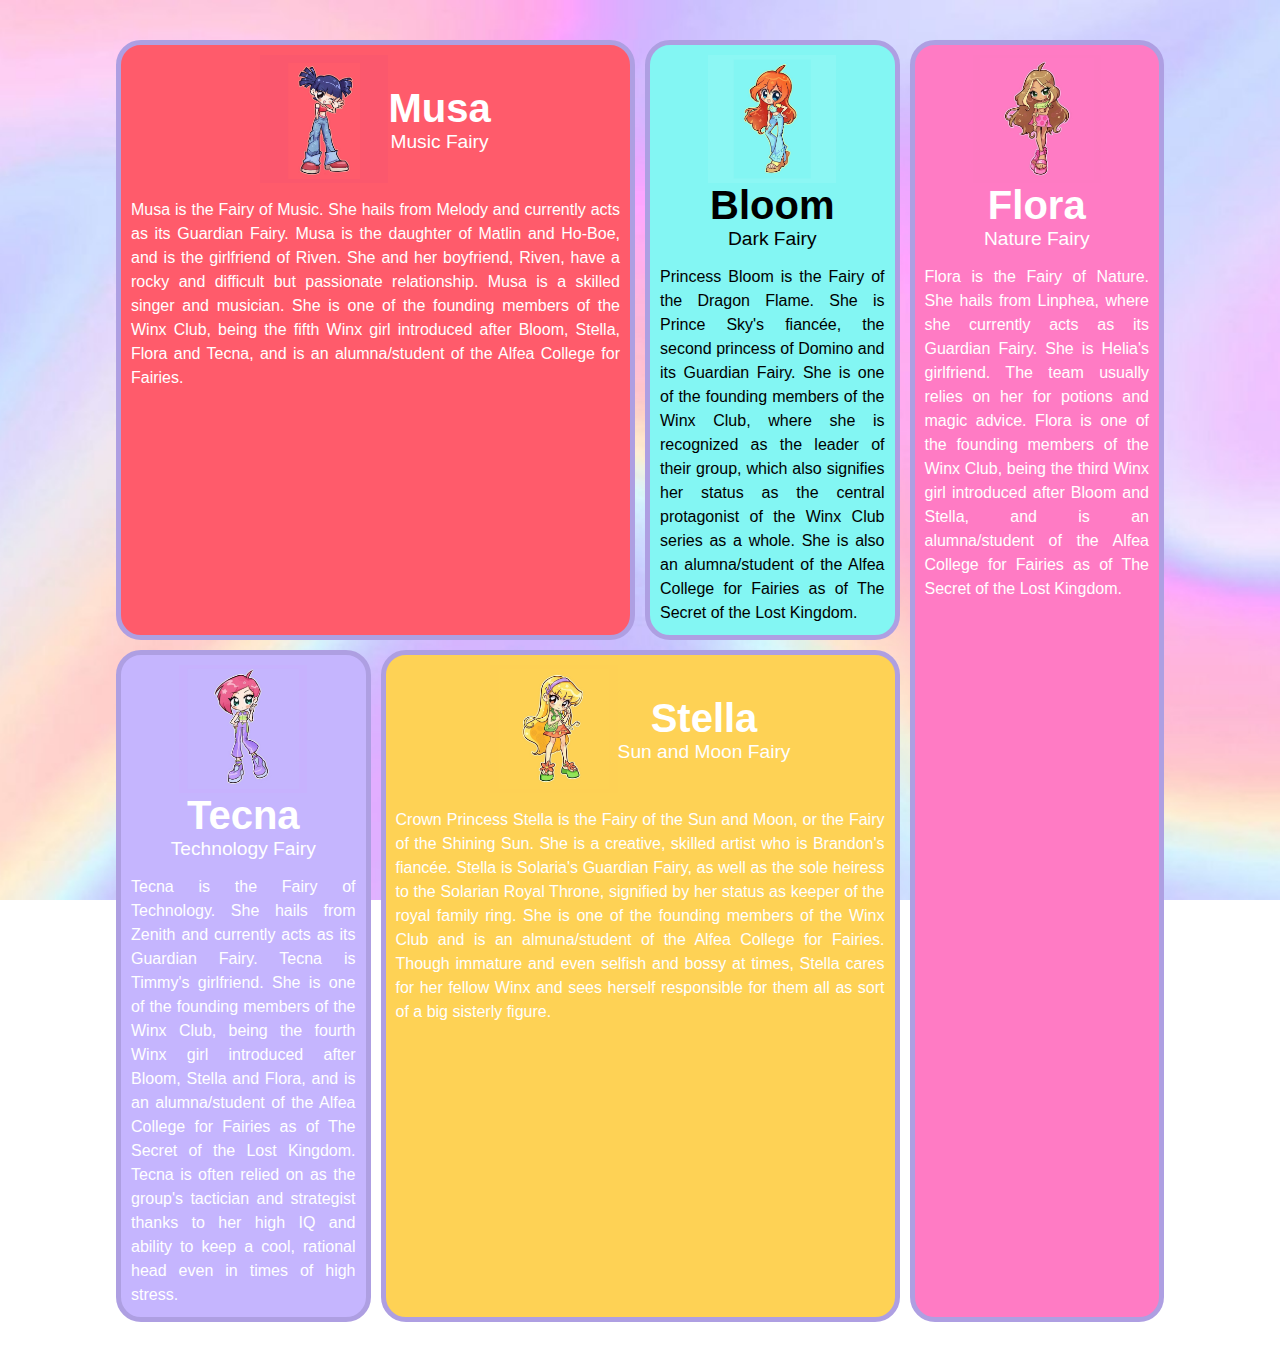
<file: reyes_ruamero_tsa5.html>
<!DOCTYPE html>
<html lang="en">
<head>
    <meta charset="UTF-8">
    <meta name="viewport" content="width=device-width, initial-scale=1.0">
    <title>anime tsa5</title>
    <link rel="stylesheet" href="reyes_ruamero_tsa5.css">

</head>
<body>
    <div class="wc-container">

        <div class="item" id="musa">
            <div class="details">
                <img src="musa.png" alt="musa">

                <div class="name-race">
                    <p class="name">Musa</p>
                    <p class="race">Music Fairy</p>
                </div>
            </div>
            <p class="desc">Musa is the Fairy of Music. She hails from Melody and currently acts as its Guardian Fairy. 
                Musa is the daughter of Matlin and Ho-Boe, and is the girlfriend of Riven. 
                She and her boyfriend, Riven, have a rocky and difficult but passionate relationship. 
                Musa is a skilled singer and musician. She is one of the founding members of the Winx Club, 
                being the fifth Winx girl introduced after Bloom, Stella, Flora and Tecna, 
                and is an alumna/student of the Alfea College for Fairies.</p>
        </div>

        <div class="item" id="bloom">
            <div class="details">
                <img src="bloom.png" alt="bloom">

                <div class="name-race">
                    <p class="name">Bloom</p>
                    <p class="race">Dark Fairy</p>
                </div>
            </div>
            <p class="desc">Princess Bloom is the Fairy of the Dragon Flame. 
                She is Prince Sky's fiancée, the second princess of Domino and its Guardian Fairy. 
                She is one of the founding members of the Winx Club, where she is recognized as the leader of their group, 
                which also signifies her status as the central protagonist of the Winx Club series as a whole. 
                She is also an alumna/student of the Alfea College for Fairies as of The Secret of the Lost Kingdom.</p>
        </div>

        <div class="item" id="flora">
            <div class="details">
                <img src="flora.png" alt="flora">

                <div class="name-race">
                    <p class="name">Flora</p>
                    <p class="race">Nature Fairy</p>
                </div>
            </div>
            <p class="desc">Flora is the Fairy of Nature. She hails from Linphea, where she currently acts as its Guardian Fairy. 
                She is Helia's girlfriend. The team usually relies on her for potions and magic advice. 
                Flora is one of the founding members of the Winx Club, being the third Winx girl introduced after Bloom and Stella, 
                and is an alumna/student of the Alfea College for Fairies as of The Secret of the Lost Kingdom.</p>
        </div>

            <div class="item" id="stella">
                <div class="details">
                    <img src="stella.png" alt="stella">
    
                    <div class="name-race">
                        <p class="name">Stella</p>
                        <p class="race">Sun and Moon Fairy</p>
                    </div>
                </div>
                <p class="desc">Crown Princess Stella is the Fairy of the Sun and Moon, or the Fairy of the Shining Sun. 
                    She is a creative, skilled artist who is Brandon's fiancée. Stella is Solaria's Guardian Fairy, 
                    as well as the sole heiress to the Solarian Royal Throne, signified by her status as keeper of the royal family ring. 
                    She is one of the founding members of the Winx Club and is an almuna/student of the Alfea College for Fairies. 
                    Though immature and even selfish and bossy at times, Stella cares for her fellow Winx and sees herself responsible 
                    for them all as sort of a big sisterly figure.</p>
            </div>

                <div class="item" id="tecna">
                    <div class="details">
                        <img src="tecna.png" alt="tecna">
        
                        <div class="name-race">
                            <p class="name">Tecna</p>
                            <p class="race">Technology Fairy</p>
                        </div>
                    </div>
                    <p class="desc">Tecna is the Fairy of Technology. She hails from Zenith and currently acts as its Guardian Fairy. 
                        Tecna is Timmy's girlfriend. She is one of the founding members of the Winx Club, being the fourth Winx girl introduced after Bloom, 
                        Stella and Flora, and is an alumna/student of the Alfea College for Fairies as of The Secret of the Lost Kingdom. 
                        Tecna is often relied on as the group's tactician and strategist thanks to her high IQ and ability to keep a cool, 
                        rational head even in times of high stress.</p>
        
                </div>


    </div>

    
</body>
</html>
</file>
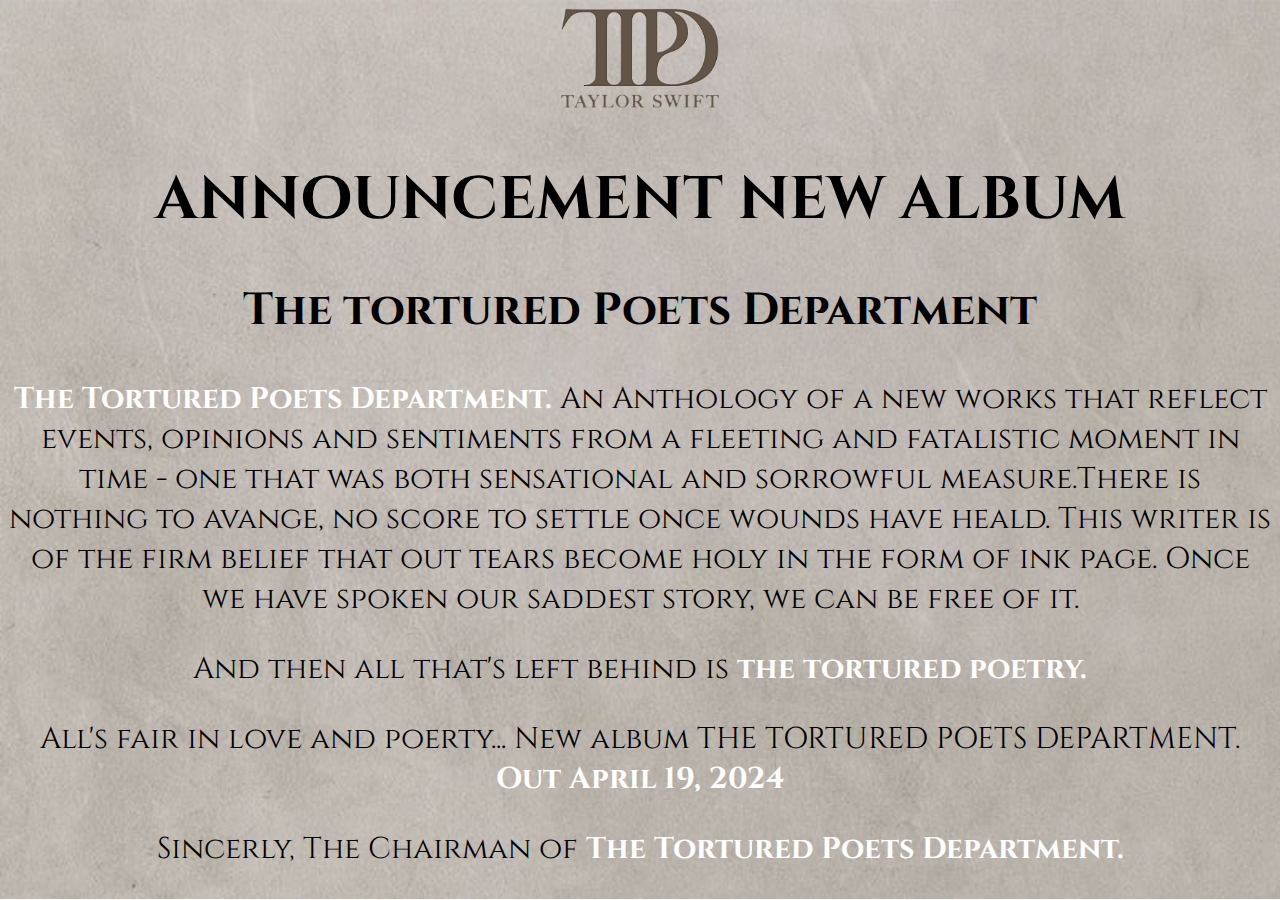
<file: REYES_tsa3.html>
<!DOCTYPE html>
<html lang="en">
<head>
    <meta charset="UTF-8">
    <meta name="viewport" content="width=device-width, initial-scale=1.0">
    <title>TTPD ANNOUNCEMENT</title>
    <link rel="stylesheet" href="reyes_tsa3.css"
</head>
<body>
<img src = "The_Tortured_Poets_Department_.png" alt="logo" height="100px"> 
<h1 class="heading">
ANNOUNCEMENT NEW ALBUM
</h1>
<h2 class="subheading">
    The tortured Poets Department
</h2>
<p>
    <span class="white">The Tortured Poets Department.</span> An Anthology of a new works that reflect events, 
    opinions and sentiments from a fleeting and fatalistic moment in time - one that was 
    both sensational and sorrowful measure.There is nothing to avange, no score to settle once wounds have heald. 
    This writer is of the firm belief that out tears become holy in the form of ink page. 
    Once we have spoken our saddest story, we can be free of it. 
</p>
<p>
    And then all that's left behind is <span class="white">the tortured poetry.</span>
</p>
<p>
    All's fair in love and poerty... New album THE TORTURED POETS DEPARTMENT. <span class="white"> Out April 19, 2024 </span>

</p>
<p> 
    Sincerly, 
    The Chairman of <span class="white">The Tortured Poets Department.</span>
</p>


    
</body>
</html>
</file>
<file: jose_reyes_tsa4.css>
*{
    margin: 0;
    padding: 0;
    box-sizing: border-box;
    font-family:'Times New Roman', Times, serif
}

body{
    background-image: url(bgpk.png);
    background-size: cover;
    background-position: center;
    background-attachment: fixed;
    background-repeat: no-repeat;
}

.container{
    max-width: 90vw;
    margin: 1rem auto;
    text-align: center;
}

.card{
    display: inline-block;
    width: 30%;
    border-radius: 1rem;
    text-align: center;
    margin: 1rem 1rem;
    vertical-align: top;
    border-width: 10px;
    height: auto;
    box-shadow: 10px 10px 10px black;
}


.image{
    background-image: url(bg1pokemon.png);
    background-size: cover;
    background-position: center;
    border-radius: 1rem;
    border-bottom-right-radius: 0;
    border-bottom-left-radius: 0;
}

@media(max-width: 1166px) {
    .card {
        display: block;
        width: 40%;
        margin: 1rem;
    }
}

@media(max-width: 620px) {
    .card {
        display: block;
        width: 80%;
        margin: 1rem auto;
    }
}

img{
    filter: drop-shadow(10px 10px 5px #222);
    object-fit: cover;
    object-position: bottom;
    width: 70%;
    margin: 1rem 0;
}

.bgimage {
    max-width: 150px;
    height: 150px;
    background-image: url(bg1pokemon.png);
}

h1{
    padding: 0.2rem 0.8rem;
    text-shadow: 4px 4px 5px black;
    color: white;
}

.type, .type1, .type2{
    display: inline-block;
    padding: 0.5rem 1.2rem;
    border-radius: 0.5rem;
    margin: 0.5rem 0.5rem;
    color: white;
    text-shadow: 1px 1px 5px black;
}

@media (max-width: 852px){
    .type, .type1, .type2{
        display: block;
        margin: 0.5rem 1.2rem;
    }

}

.type{
    display: inline-block;
    padding: 0.5rem 0.3rem;
    border-radius: 0.5rem;
    margin: 0.5rem 0.5rem;
    color: white;
    text-shadow: 1px 1px 5px black;
}

.type0{
    display: inline-block;
    padding: 0.5rem 6rem;
    border-radius: 0.5rem;
    margin: 0.5rem 0.5rem;
    color: white;
    text-shadow: 1px 1px 5px black;
}

.desc{
    color: white;
    text-align: justify;
    margin: 0.5rem 0.2rem;
    line-height: 1.3;
    padding: 0 1.2rem;
    height: 4rem;
}

.buttons{
    margin-top: 0.8rem;
    text-align: center;
    padding: 0 0.8rem;
    display: inline-block;
}

button{
    padding: 0.5rem 1rem;
    border-radius: 0.5rem;
    border: none;
    font-size: 1rem;
    margin: 0.2rem 0.5rem;
    color: white;
    transition: 0.5s ease;
    margin-bottom: 1rem;
}

button:hover{
    background-color: black;
}

.add{
    background-color: steelblue;
}

.release{
    background-color: crimson;
}

.card:hover{
    background-color: white;
} 

.details{
    padding: 0.8rem 0;
    border-radius: 1rem;
    border-top-right-radius: 0;
    border-top-left-radius: 0;
}

.pink{
    background-color: #708090;
}

.lightyellow{
    background-color: #DAA520;
}

.lightblue{
    background-color: lightblue;
}

.pinkpurple{
    background-color: #EE82EE;
}

.lightgreen{
    background-color: #6B8E23;
}

.lightpurple{
    background-color: #CBC3E3;
}

.normal{ 
    background-color: gray; 
}

.fire{
    background-color: #B22222; 
}

.electric{ 
    background-color: #F7D02C; 
}

.water{ 
    background-color: #6390F0; 
}

.grass{ 
    background-color: #008000; 
}

.ground{ 
    background-color: #A0522D; 
}
</file>
<file: Jose_Reyes_TSA6.css>
* {
    margin: 0;
    padding: 0;
    box-sizing: border-box;
    font-family: Georgia, 'Times New Roman', Times, serif;
}

body {
    font-family: Arial, sans-serif;
    line-height: 1.6;
    background-color: #f2f3ee;
}

.Navigation {
    background-color:#edebe7;
    color: #625547;
    padding: 10px 0;
}

.Navigation .container {
    display: flex;
    justify-content: space-between;
    align-items: center;
    max-width: 1200px;
    margin: 0 auto;
    padding: 0 20px;
}

.Navigation .Logo {
    font-size: 1.8rem;
    margin: 0;
}

.Navigation .lists {
    list-style-type: none;
    display: flex;
}

.Navigation .lists li {
    margin-right: 20px;
}

.Navigation .lists li a {
    color: #625547;
    text-decoration: none;
    font-size: 1.2rem;
    padding: 10px;
    transition: 0.6s all ease;
}

.Navigation .lists li a:hover {
    text-decoration: underline;
    text-underline-offset: 10px;
}

.container {
    max-width: 1200px;
    margin: 20px auto;
    padding: 0 20px;
}

.main-picture img {
    width: 100%;
    height: auto;
    border-radius: 8px;
    box-shadow: 0 0 10px rgba(0, 0, 0, 0.1);
}

.ttpd {
    text-align: center;
    margin: 20px 0;
}

.ttpd img{
    width: 550px;
    height: 100%; 
    object-fit: cover; 
    border-radius: 8px;
    box-shadow: 0 0 10px rgba(0, 0, 0, 0.1);
}

.ttpd img:hover{
    transform: scale(0.9);
    transition: 0.7s all ease;
    box-shadow: 8px 8px 20 px rgba(0, 0, 0.5);
}

.tour {
    background-color: #edebe7;
    padding: 20px;
    margin: 20px 0;
    text-align: center;
}

.tour img{
    object-fit: cover; 
    border-radius: 8px;
    box-shadow: 0 0 10px rgba(0, 0, 0, 0.1);
    width: 550px;
    height: 100%;
}

.tour img:hover{
    transform: scale(1.1);
    transition: 0.7s all ease;
    box-shadow: 8px 8px 20 px rgba(0, 0, 0.5);
}

.article {
    margin-top: 20px;
    background-color: #edebe7;
    padding: 20px;
    border-radius: 8px;
    box-shadow: 0 0 10px rgba(0, 0, 0, 0.1);
}

.article h2 {
    font-size: 1.4rem;
    font-weight: normal;
    line-height: 1.8;
    color: #625547;
}

.album-header {
    font-size: 2.5rem;
    color: #625547;
    font-family: Georgia, 'Times New Roman', Times, serif;
}

.album-title {
    font-size: 1.5rem;
    color: #625547;
    font-family: Georgia, 'Times New Roman', Times, serif;
    margin-top: 10px;
}

.avail{
    color: #625547;
    font-family: Georgia, 'Times New Roman', Times, serif;
    margin-top: 10px;
    font-size: 1.1rem; 
}

.album-images {
    display: flex;
    justify-content: center;
    gap: 20px;
}

.albums {
    margin-top: 20px;
    color: #625547;
}

.album-container {
    display: grid;
    grid-template-columns: repeat(4, 1fr);
    gap: 20px;
    flex-wrap: wrap;
}

.album {
    background-color: #edebe7;
    padding: 20px;
    text-align: center;
    border: 1px solid #625547;
    border-radius: 3px;
    box-shadow: 0 0 10px rgba(0, 0, 0, 0.1);
    transition: transform 0.7s ease, box-shadow 0.7s ease;
}

.album img {
    width: 100%;
    height: auto;
    object-fit: cover; 
    border-radius: 8px;
    box-shadow: 0 0 5px rgba(0, 0, 0, 0.2);
}

.album:hover {
    transform: scale(1.05); 
    box-shadow: 0 0 20px rgba(0, 0, 0, 0.3);
}

.album h3 {
    font-size: 1.2rem;
    margin-top: 10px;
}

.album button {
    margin-top: 10px;
    padding: 8px 20px;
    font-size: 1rem;
    background-color: #625547;
    color: #edebe7;
    border: none;
    border-radius: 4px;
    cursor: pointer;
    transition: background-color 0.3s ease;
}

.album button:hover {
    background-color: #88847a;
}

.Footer {
    background-color: #5f554a;
    color: #edebe7;
    text-align: center;
    padding: 10px 0;
}

.Footer .container {
    max-width: 1200px;
    margin: 0 auto;
    padding: 0 20px;
}

.Footer p {
    font-size: 0.9rem;
}

@media (max-width: 1200px) {
    .album-container {
        grid-template-columns: repeat(3, 1fr); 
    }
}

@media (max-width: 768px) {
    .Navigation .lists {
        flex-direction: column;
        align-items: flex-start;
    }

    .Navigation .lists li {
        margin-right: 0;
        margin-bottom: 10px;
    }

    .Navigation .Logo {
        margin-bottom: 10px;
    }

    .main-picture img {
        border-radius: 0;
    }

    .album-container {
        grid-template-columns: repeat(2, 1fr); 
    }
}

@media (max-width: 480px) {
    .Navigation .Logo {
        font-size: 1.5rem;
    }

    .album-container {
        grid-template-columns: 1fr; 
    }
}
</file>
<file: Jose_Reyes_TSA7.css>
* {
    margin: 0;
    padding: 0;
    box-sizing: border-box;
    font-family: Arial, Helvetica, sans-serif;
}

body {
    background-image: url(koketbg.jpg);
    background-size: cover;
    background-position: center;
    background-attachment: fixed;
    background-repeat: no-repeat;
    padding: 10px;
    display: flex;
    justify-content: center; /* Center horizontally */
    align-items: center; /* Center vertically */
    height: 100vh; /* Make sure the body takes up the full height of the viewport */
    background-color: #f0ece3;
}

.grid-wrapper {
    display: grid;
    grid-template-columns: repeat(2, 3fr);
    gap: 10px;
    width: 100%;
    max-width: 800px;
}

.control-panel {
    display: grid;
    grid-template-columns: repeat(2, 1fr);
    gap: 10px;
    padding: 10px;
    border: 2px solid #c98787;
    border-radius: 10px;
    background-color: #f8d7da;
}

.values {
    text-align: center;
    padding: 5px;
    width: 100%;
    background-color: #ffefef;
    border: 0.16em solid rgba(255, 255, 255, 0);
    color: black;
    border-color: #a87677;
    font-weight: 300;
    text-shadow: 0 0.04em 0.4em rgba(0, 0, 0, 0.35);
    box-sizing: border-box;
}

.item-box {
    width: 80px;
    height: 80px;
    display: flex;
    align-items: center;
    justify-content: center;
    font-size: 3rem;
    border: 2px solid #a87677;
    color: black;
    font-weight: bold;
    border-radius: 10px;
    transition: 1s all ease;
}

#item1 {
    background-color: #b0aeff;
}

#item2 {
    background-color: #ffe9d0;
}

#item3 {
    background-color: #fffed4;
}

.btns {
    display: inline-block;
    padding: 0.5rem 1.7rem;
    margin: 0.01em 0.1em 0;
    border: 0.16em solid rgba(255, 255, 255, 0);
    background-color: #e0adac;
    border-radius: 1rem;
    box-sizing: border-box;
    text-decoration: none;
    font-family: Arial, Helvetica, sans-serif;
    font-weight: 300;
    color: black;
    text-shadow: 0 0.04em 0.4em rgba(0, 0, 0, 0.35);
    text-align: center;
    transition: all 0.2s ease-in-out;
    box-shadow: 0 4px 6px rgba(0, 0, 0, 0.1);
}

.btns:hover {
    border-color: #ffefef;
    cursor: pointer;
    transform: scale(1.07);
    box-shadow: 0 0 20px rgba(0, 0, 0, 0.3);
}

.btns:focus {
    color: #a87677;
    background-color: #ffefef;
    border-color: #e0adac;
    outline: 0;
    box-shadow: 0 0 0 0 0.25rem rgb(13 110 253 / 25%);
}

.flex-wrapper {
    display: flex;
    gap: 10px;
    border: 2px solid #c98787;
    padding: 10px;
    border-radius: 10px;
    justify-content: flex-start;
}

@media (max-width: 768px) {
    .grid-wrapper {
        grid-template-columns: 1fr;
    }

    .flex-wrapper {
        justify-content: center;
    }

    .control-panel {
        grid-template-columns: 1fr;
    }

    .btns, .values {
        width: 100%;
        padding: 10px;
        font-size: 1rem;
    }

    .item-box {
        width: 100%;
        height: auto;
        font-size: 2rem;
    }
}
</file>
<file: reyes_final.css>
body {
    font-family: Arial, Helvetica, sans-serif;
    margin: 0;
    padding: 0;
    box-sizing: border-box;
    background-color: #2B2B2B;
    color: whitesmoke;
    overflow-x: hidden;
    min-height: 100vh; 
}

.Navigation {
    font-family: 'Trebuchet MS', 'Lucida Sans Unicode', 'Lucida Grande', 'Lucida Sans', Arial, sans-serif;
    font-weight: 100;
    font-size: 15px;
    background-color: transparent;
    color: gray;
    padding: 20px 0;
    position: fixed;
    width: 100%;
    z-index: 1000;
}

.Navigation .container {
    display: flex;
    justify-content: space-between;
    align-items: center;
    width: 90%;
    margin: auto;
}

.Navigation .Logo {
    font-size: 25px;
}

.Navigation .lists {
    list-style: none;
    display: flex;
    gap: 20px;
    padding: 0;
    margin: 0;
}

.Navigation .lists li {
    display: inline;
}

.Navigation .lists a {
    color: gray;
    text-decoration: none;
    font-size: 20px;
}

.Navigation .lists a:hover {
    text-decoration: underline;
}

.main-picture {
    position: relative;
    background-image: url('kayle1.jpg'); 
    background-size: cover;
    background-position: center;
    background-repeat: no-repeat;
    width: 100vw;
    height: 100vh;
    display: flex;
    align-items: center;
    justify-content: center;
    text-align: center;
}

.main-picture .overlay {
    position: absolute;
    top: 0;
    left: 0;
    width: 100%;
    height: 100%;
    background: rgba(0, 0, 0, 0.5); 
    display: flex;
    align-items: center;
    justify-content: center;
    flex-direction: column;
}

.main-picture .overlay .container {
    max-width: 600px;
    padding: 20px;
    text-align: center;
}

.main-picture h1 {
    font-size: 40px;
    margin-bottom: 20px;
}

.main-picture p {
    font-size: 20px;
    margin-bottom: 30px;
}

.main-picture .btn {
    margin-top: 70px;
    font-family: Verdana, Geneva, Tahoma, sans-serif;
    color: whitesmoke;
    position: relative;
    display: inline-block;
    padding: 15px 30px;
    font-size: 20px;
    background-color: transparent;
    cursor: pointer;
    transition: all 0.5s ease;
    text-decoration: none;
}

.main-picture .btn:hover {
    background-color: rgba(255, 255, 255, 0.2); 
}

.main-picture .btn svg {
    position: absolute;
    top: 0;
    left: 0;
    width: 100%;
    height: 100%;
}

.main-picture .btn .bg-line {
    fill: none;
    stroke: whitesmoke;
    stroke-width: 3;
    stroke-dasharray: 600;
    stroke-dashoffset: 600;
    transition: all 0.5s cubic-bezier(0.7, 0, 0.3, 1);
}

.main-picture .btn .hl-line {
    fill: none;
    stroke: whitesmoke;
    stroke-width: 3;
    stroke-dasharray: 600;
    stroke-dashoffset: 600;
    transition: all 0.5s cubic-bezier(0.7, 0, 0.3, 1);
}

.main-picture .btn:hover .bg-line {
    stroke-dashoffset: 0;
}

.main-picture .btn:hover .hl-line {
    stroke-dashoffset: 0;
}

.description {
    padding: 50px 0;
    background-color: #EDF0F2;
    display: flex;
    align-items: center;
    justify-content: center;
    min-height: 100vh;
}

.description .container {
    border: 2px solid #2B2B2B;
    width: 90%;
    margin: 70px auto; 
    padding: 30px; 
    display: flex;
    justify-content: center;
    align-items: center;
    flex-wrap: wrap; 
}

.description .me {
    display: flex;
    gap: 40px; 
}

.description .polaroid {
    width: 300px; 
    max-width: 100%; 
    padding: 20px; 
    background: lightgray;
    box-shadow: 0 4px 8px rgba(0, 0, 0, 0.2);
    text-align: center;
    transition: transform 0.2s;
    animation: polaroid-animation 5s infinite; 
}

.description .polaroid img {
    width: 100%; 
    height: auto; 
    border-bottom: 1px solid #ddd;
}

.description .polaroid:hover {
    transform: scale(1.05);
}

.description .text-content {
    flex: 1; 
}

.description h3 {
    font-family: 'Franklin Gothic Medium', 'Arial Narrow', Arial, sans-serif;
    font-size: 35px;
    margin-top: 20px; 
    color: #2B2B2B;
}

.description h4 {
    font-family: system-ui, -apple-system, BlinkMacSystemFont, 'Segoe UI', Roboto, Oxygen, Ubuntu, Cantarell, 'Open Sans', 'Helvetica Neue', sans-serif;
    font-size: 25px;
    margin-top: 15px; 
    color: #2B2B2B;
}

.description p {
    font-family: 'Gill Sans', 'Gill Sans MT', Calibri, 'Trebuchet MS', sans-serif;
    font-size: 18px; 
    margin-top: 15px; 
    color: #2B2B2B;
}

@keyframes polaroid-animation {
    0%, 100% {
        transform: rotate(0deg);
    }
    50% {
        transform: rotate(3deg);
    }
}

.blog {
    padding: 50px 0;
    background-color: #2B2B2B;
    display: flex;
    justify-content: center;
    align-items: center;
    flex-direction: column;
    min-height: 100vh;
}

.blog h3 {
    font-family: 'Segoe UI', Tahoma, Geneva, Verdana, sans-serif;
    font-size: 30px;
    color: whitesmoke;
}

.blog .container {
    display: grid;
    grid-template-columns: repeat(auto-fill, minmax(250px, 1fr)); 
    gap: 60px; 
    width: 75%; 
    margin-top: 30px; 
    justify-items: center; 
}

.blog-item {
    background-color: #444;
    overflow: hidden;
    box-shadow: 0 4px 8px rgba(0, 0, 0, 0.2); 
    transition: transform 0.2s ease, box-shadow 0.2s ease;
    position: relative;
}

.blog-item:hover {
    transform: translateY(-5px); 
    box-shadow: 0 8px 16px rgba(0, 0, 0, 0.3); 
}

.blog-item img {
    width: 100%; 
    height: auto; 
}

.blog-item .content {
    padding: 20px;
}

.blog-item h4 {
    font-size: 20px;
    margin-top: 10px;
    margin-bottom: 10px;
    color: whitesmoke;
}

.blog-item p {
    font-size: 16px;
    color: #bbbbbb;
    margin-bottom: 10px;
    line-height: 1.5; 
}

.blog-item .read-more {
    position: absolute;
    bottom: 10px;
    left: 50%;
    transform: translateX(-50%);
    background-color: #444; 
    color: #ffffff;
    padding: 8px 16px;
    border-radius: 5px;
    text-decoration: none;
    font-size: 16px;
    transition: background-color 0.3s;
}

.blog-item .read-more:hover {
    background-color: #444; 
    text-decoration: none;
}

.portfolio {
    min-height: 100vh;
    padding: 50px 0;
    text-align: center;
    background-color: #EDF0F2;
    display: flex;
    flex-direction: column;
    justify-content: center;
    align-items: center;
}

.portfolio h3 {
    font-family: Verdana, Geneva, Tahoma, sans-serif;
    font-size: 28px;
    color: #2B2B2B;
}

.portfolio-items {
    display: flex;
    justify-content: center;
    gap: 50px; 
    width: 100%; 
    flex-wrap: wrap; 
}

.portfolio-item {
    padding: 30px; 
    border: 3px solid #444; 
    width: 300px; 
    box-sizing: border-box;
    transition: transform 0.3s ease, box-shadow 0.3s ease;
    border-radius: 15px; 
    overflow: hidden;
    position: relative;
    flex-shrink: 0; 
    background-color: #fff; 
    box-shadow: 0 5px 15px rgba(0, 0, 0, 0.1); 
    animation: float 4s ease-in-out infinite; 
}

.portfolio-item:hover {
    transform: translateY(-5px); 
    box-shadow: 0 10px 20px rgba(0, 0, 0, 0.2); 
}

.portfolio-item img {
    max-width: 100%;
    max-height: 300px; 
    object-fit: cover; 
    border-radius: 10px; 
    transition: transform 0.3s ease;
}

.portfolio-item:hover img {
    transform: scale(1.5); 
}

.portfolio-item h4 {
    margin-top: 5px; 
    font-size: 22px;
    color: #2B2B2B;
}

.portfolio-item p {
    margin-top: 10px;
    font-size: 18px;
    color: #777; 
}

.portfolio-item .view-project {
    display: inline-block;
    margin-top: 20px; 
    padding: 10px 20px;
    font-size: 18px;
    color: #444; 
    background-color: transparent; 
    border: 2px solid #444; 
    border-radius: 5px; 
    text-decoration: none;
    cursor: pointer;
    transition: background-color 0.3s, color 0.3s, border-color 0.3s;
}

.portfolio-item .view-project:hover {
    background-color: #444; 
    color: #EDF0F2;
    border-color: #444; 
}

@keyframes float {
    0%, 100% {
        transform: translateY(0);
    }
    50% {
        transform: translateY(-10px);
    }
}

.contact {
    padding: 93px 0;
    background-color: #2B2B2B;
    color: whitesmoke;
    margin-top: 5px; /
}

.contact h3 {
    font-size: 28px;
    margin-bottom: 20px;
    text-align: center;
}

.contact .container {
    max-width: 800px;
    margin: auto;
    display: flex;
    flex-direction: column;
    gap: 30px;
}

.contact form {
    display: flex;
    flex-direction: column;
    gap: 20px;
}

.contact form .form-group {
    display: flex;
    flex-direction: column;
    gap: 10px;
}

.contact form label {
    font-size: 18px;
}

.contact form input,
.contact form textarea {
    width: 100%;
    padding: 10px;
    font-size: 16px;
    border-radius: 5px;
    border: 1px solid #ddd;
    background-color: #444;
    color: whitesmoke;
}

.contact form textarea {
    resize: vertical;
    height: 150px;
}

.contact form button {
    align-self: center; 
    padding: 10px 20px;
    font-size: 18px;
    background-color: white;
    color: #2B2B2B;
    border: none;
    border-radius: 5px;
    cursor: pointer;
    transition: background-color 0.3s;
}

.contact form button:hover {
    background-color: whitesmoke;
}

.contact .contact-info {
    display: flex;
    flex-direction: column;
    gap: 20px;
    text-align: center;
}

.contact .contact-info p {
    margin: 0;
    font-size: 18px;
    color: whitesmoke;
}

.contact .contact-info a {
    color: whitesmoke; 
    text-decoration: none;
    font-size: 18px;
}

.contact .contact-info a:hover {
    text-decoration: underline; 
}

.footer {
    background-color: #212121;
    color: whitesmoke;
    padding: 20px 0;
    text-align: center;
    position: relative;
    width: 100%;
}

.footer .container {
    display: flex;
    flex-direction: column;
    align-items: center;
}

.footer .social-links {
    list-style: none;
    display: flex;
    gap: 15px;
    padding: 0;
    margin: 15px 0;
}

.footer .social-links li {
    display: inline;
}

.footer .social-links a {
    color: whitesmoke;
    font-size: 20px;
    text-decoration: none;
}

.footer .social-links a:hover {
    color: gray; 
}

.footer p {
    margin: 0;
    font-size: 16px;
}

.sidebar {
    height: 40%;
    width: 0;
    position: fixed;
    z-index: 1;
    top: 8%;
    right: 0;
    background-color: transparent;
    overflow-x: hidden;
    transition: 0.5s;
    padding-top: 60px;
}

.sidebar a {
    padding: 10px 15px;
    text-decoration: none;
    font-size: 15px;
    color: gray;
    display: block;
    transition: 0.3s;
    display: flex;
    align-items: center;
}

.sidebar a i {
    margin-right: 10px;
}

.sidebar a:hover {
    color: #2B2B2B;
}

.sidebar .closebtn {
    position: absolute;
    top: 0;
    right: 1px;
    font-size: 36px;
}

.open-btn {
    font-size: 30px;
    cursor: pointer;
    background-color: transparent;
    border: none;
    color: gray;
    display: none;
}

@media screen and (max-width: 768px) {
    .open-btn {
        display: block;
    }

    .Navigation ul {
        display: none; 
    }

    .sidebar a {
        font-size: 20px; 
    }

    .sidebar .closebtn {
        font-size: 30px; 
    }

    .hero {
        background-size: cover;
    }
}

@media screen and (max-width: 1000px) {
    .Navigation .lists {
        display: none;
    }

    .open-btn {
        display: block;
    }
}

@media screen and (max-width: 768px) {
    .main-picture {
        height: 70vh;
    }

    .main-picture h1 {
        font-size: 30px;
    }

    .main-picture p {
        font-size: 18px;
    }

    .main-picture .btn {
        padding: 10px 20px;
        font-size: 18px;
    }

    .description .me {
        flex-direction: column;
        align-items: center;
    }

    .description .polaroid {
        width: 90%;
        margin-bottom: 20px;
    }

    .description h3 {
        font-size: 28px;
    }

    .description h4 {
        font-size: 20px;
    }

    .description p {
        font-size: 16px;
    }

    .blog .container {
        width: 90%;
        grid-template-columns: 1fr;
    }

    .blog h3 {
        font-size: 25px;
    }

    .portfolio h3 {
        font-size: 24px;
    }

    .portfolio-items {
        gap: 20px;
    }

    .portfolio-item {
        width: 90%;
        padding: 20px;
    }

    .portfolio-item h4 {
        font-size: 20px;
    }

    .portfolio-item p {
        font-size: 16px;
    }

    .portfolio-item .view-project {
        font-size: 16px;
        padding: 8px 16px;
    }

    .contact h3 {
        font-size: 24px;
    }

    .contact .container {
        width: 90%;
    }

    .contact form label {
        font-size: 16px;
    }

    .contact form input,
    .contact form textarea {
        font-size: 14px;
    }

    .contact form button {
        font-size: 16px;
    }

    .contact .contact-info p,
    .contact .contact-info a {
        font-size: 16px;
    }
}

@media screen and (max-width: 480px) {
    .main-picture {
        height: 60vh;
    }

    .main-picture h1 {
        font-size: 24px;
    }

    .main-picture p {
        font-size: 16px;
    }

    .main-picture .btn {
        padding: 8px 16px;
        font-size: 16px;
    }

    .description h3 {
        font-size: 24px;
    }

    .description h4 {
        font-size: 18px;
    }

    .description p {
        font-size: 14px;
    }

    .blog h3 {
        font-size: 20px;
    }

    .portfolio h3 {
        font-size: 20px;
    }

    .portfolio-item h4 {
        font-size: 18px;
    }

    .portfolio-item p {
        font-size: 14px;
    }

    .portfolio-item .view-project {
        font-size: 14px;
        padding: 6px 12px;
    }

    .contact h3 {
        font-size: 20px;
    }

    .contact form label {
        font-size: 14px;
    }

    .contact form input,
    .contact form textarea {
        font-size: 12px;
    }

    .contact form button {
        font-size: 14px;
    }

    .contact .contact-info p,
    .contact .contact-info a {
        font-size: 14px;
    }
}
</file>
<file: reyes_mpm.css>
*{
    margin: 0;
    padding: 0;
    box-sizing: border-box;
    transition: 1s ease;
}

body{
    background-color: lightblue;
}

.container{
    max-width: 90vw;
    margin: 1rem auto;
    padding: 20px;
    display: flex;
    flex-direction: row;
    flex-wrap: wrap;
    justify-content: space-evenly;
    background: url(bglc.jpg);
    background-size: cover;
    background-position: center;
    background-attachment: fixed;
    background-repeat: no-repeat;
    gap: 20px;

}

.box{
    padding: 20px;
    width: 300px;
    vertical-align: center;
    display: flex;
    flex-grow: 1;
    align-items: center;
    justify-content: space-between;
}

img{
    width: 100%;
}


.box1{
    background-color: #efa3cc;
}

.box2{
    background-color: #eae4c5;
}

.box3{
    background-color: #f4c4b3;
}

.box4{
    background-color: #f77819;
}

.box5{
    background-color: #6adb9a;
}

.box6{
    background-color: #fff800;
}

.box7{
    background-color: #f4d3a2;
}

.box8{
    background-color: #ffb000;
}

.box9{
    background-color: #fce6c8;
}

.box10{
    background-color: #7fe5d8;
}

.box11{
    background-color: #a962e8;
}

.box12{
    background-color: #7c34c1;
}

p{
    display: none;
    text-align: center;
    color: white;
    font-size: 2rem;
    font-family: Verdana;
}

.types{
    display: none;
    text-align: center;
}

#pokeball{
    display: none;
    width: 70px;
    height: 60px;

}

@media(max-width:1117px){
    .box{
    display: flex;
    padding: 20;
    width: 500px;
    vertical-align: center;
    flex-grow: 1;
    }
    
.box:hover{
    background-image: url(pbg.png);
    background-size: cover;
    background-position: center;
    background-repeat: no-repeat;
}

p, #pokeball{
    display: inline-block;
}

img{
    width: 100px;
}

}

@media(max-width:500px){
    .box{
    padding: 20px;
    width: 250px;
    vertical-align: center;
    flex-grow: 1;
    flex-direction: column;
    }
    

.box:hover{
    background-image: url(pbg.png);
    background-size: cover;
    background-position: center;
    background-repeat: no-repeat;
}

#pokeball{
    display: none;
}

p {
    display: inline-block;
}

img{
    width: 100px;
}

.types{
    width: 100%;
    margin: 0 10rem;
    display: flex;
    flex-direction: column;
}

.type1, .type2{
    display: inline-block;
    padding: 0.5rem;
    border-radius: 0.5rem;
    margin: 0.5rem;
    color: white;
    font-size: 1.5rem;
    flex-grow: 1;
}

}

.normal{
    background-color: #A8A77A;
}

.fairy{
    background-color: #D685AD;
}

.psychic{
    background-color: #F95587;
}

.fire{
    background-color: red;
}

.grass{
    background-color: #7AC74C;
}

.poison{
    background-color: #A33EA1;
}

.fighting{
    background-color: #C22E28;
}

.electric{
    background-color: #fff800;
}

.bug{
    background-color: #A6B91A;
}

.water{
    background-color: #6390F0;
}
</file>
<file: reyes_ruamero_tsa5.css>
*{
    padding: 0;
    margin: 0;
    box-sizing: border-box;
    font-family: Verdana, Geneva, Tahoma, sans-serif;
}

body{
    background-image: url(bg.jpg);
    background-size: cover;
    background-repeat: no-repeat;
    background-position: center;
    background-attachment: fixed;
}

.wc-container{
    width: 85vw;
    border: 5px;
    margin: 20px auto;
    padding: 20px;
    display: grid;
    grid-template-columns: repeat(4, 1fr);
    grid-gap: 10px;
}

.item{
    border: 5px solid #ae9fe2;
    padding: 10px;
    border-radius: 25px;
    color: white;
    display: flex;
    flex-direction: column;
    align-items: center;
    gap: 15px;
}

.details{
    display: flex;
    flex-direction: column;
    text-align: center;
    align-items: center;
}

#musa.details{
    flex-direction: row;
}

.name{
    font-size: 2.5rem;
    font-weight: 700;
}

.race{
    font-size: 1.2rem;
}

img{
    width: 128px;
}

.desc{
    text-align: justify;
    line-height: 1.5;
}

#musa{
    background-color: #ff5b6b;
    grid-column: 1/3;
    grid-row: 1/2;
}

#bloom{
    background-color: #83f6f3;
    color:black;
    grid-column: 3/4;
    grid-row: 1/2;
}

#flora{
    background-color: #ff7bc4;
    grid-column: 4/5;
    grid-row: 1/3;
}

#stella{
    background-color: #fed255;
    grid-column: 2/4;
    grid-row: 2/3;
}

#tecna{
    background-color: #c5b5fe;
    grid-column: 1/2;
    grid-row: 2/3;
}

#musa .details,
#stella .details{
    flex-direction: row;
}

@media(max-width:1200px){
    .wc-container{
        grid-template-columns: repeat(2,1fr);
    }
    
    #musa{
        grid-column: 1/2;
        grid-row: 1/2;
    }
    
    #bloom{
        grid-column: 2/3;
        grid-row: 1/2;
    }
    
    #flora{
        grid-column: 1/3;
        grid-row: 3/4;
    }
    
    #stella{
        grid-column: 1/2;
        grid-row: 2/3;
    }
    
    #tecna{
        grid-column: 2/3;
        grid-row: 2/3;
    }

    #stella .details{
        flex-direction: row;
    }

    #musa .details,
    #stella .details{
        flex-direction: column;
    }

}

@media(max-width: 720px){
    .wc-container{
        grid-template-columns: 1fr;
    }
   
    #musa{
        grid-column: 1/2;
        grid-row: 1/2;
    }
    
    #bloom{
        grid-column: 1/2;
        grid-row: 2/3;
    }
    
    #flora{
        grid-column: 1/2;
        grid-row: 5/6;
    }
    
    #stella{
        grid-column: 1/2;
        grid-row: 4/5;
    }
    
    #tecna{
        grid-column: 1/2;
        grid-row: 3/4;
    }

    #musa .details,
    #bloom .details,
    #flora .details,
    #stella .details,
    #tecna .details{
        flex-direction: row;
    }
}
</file>
<file: reyes_tsa3.css>
@import url('https://fonts.googleapis.com/css2?family=Cinzel:wght@400..900&display=swap');
body{
    background-image: url(graybg.jpg);
    background-size: cover;
    background-repeat: no-repeat;
    text-align: center;
    font-family: "Cinzel", serif;
    font-size: 30px;
}

heading{ 
    font-family: "Cinzel", serif;"
    font-size: 55px;
}

subheading{ 
    font-size: 35px;
    margin-top: 0;
    margin-bottom: 0;
}

.white{
    color:white;
    font-weight: bold;
}
</file>
